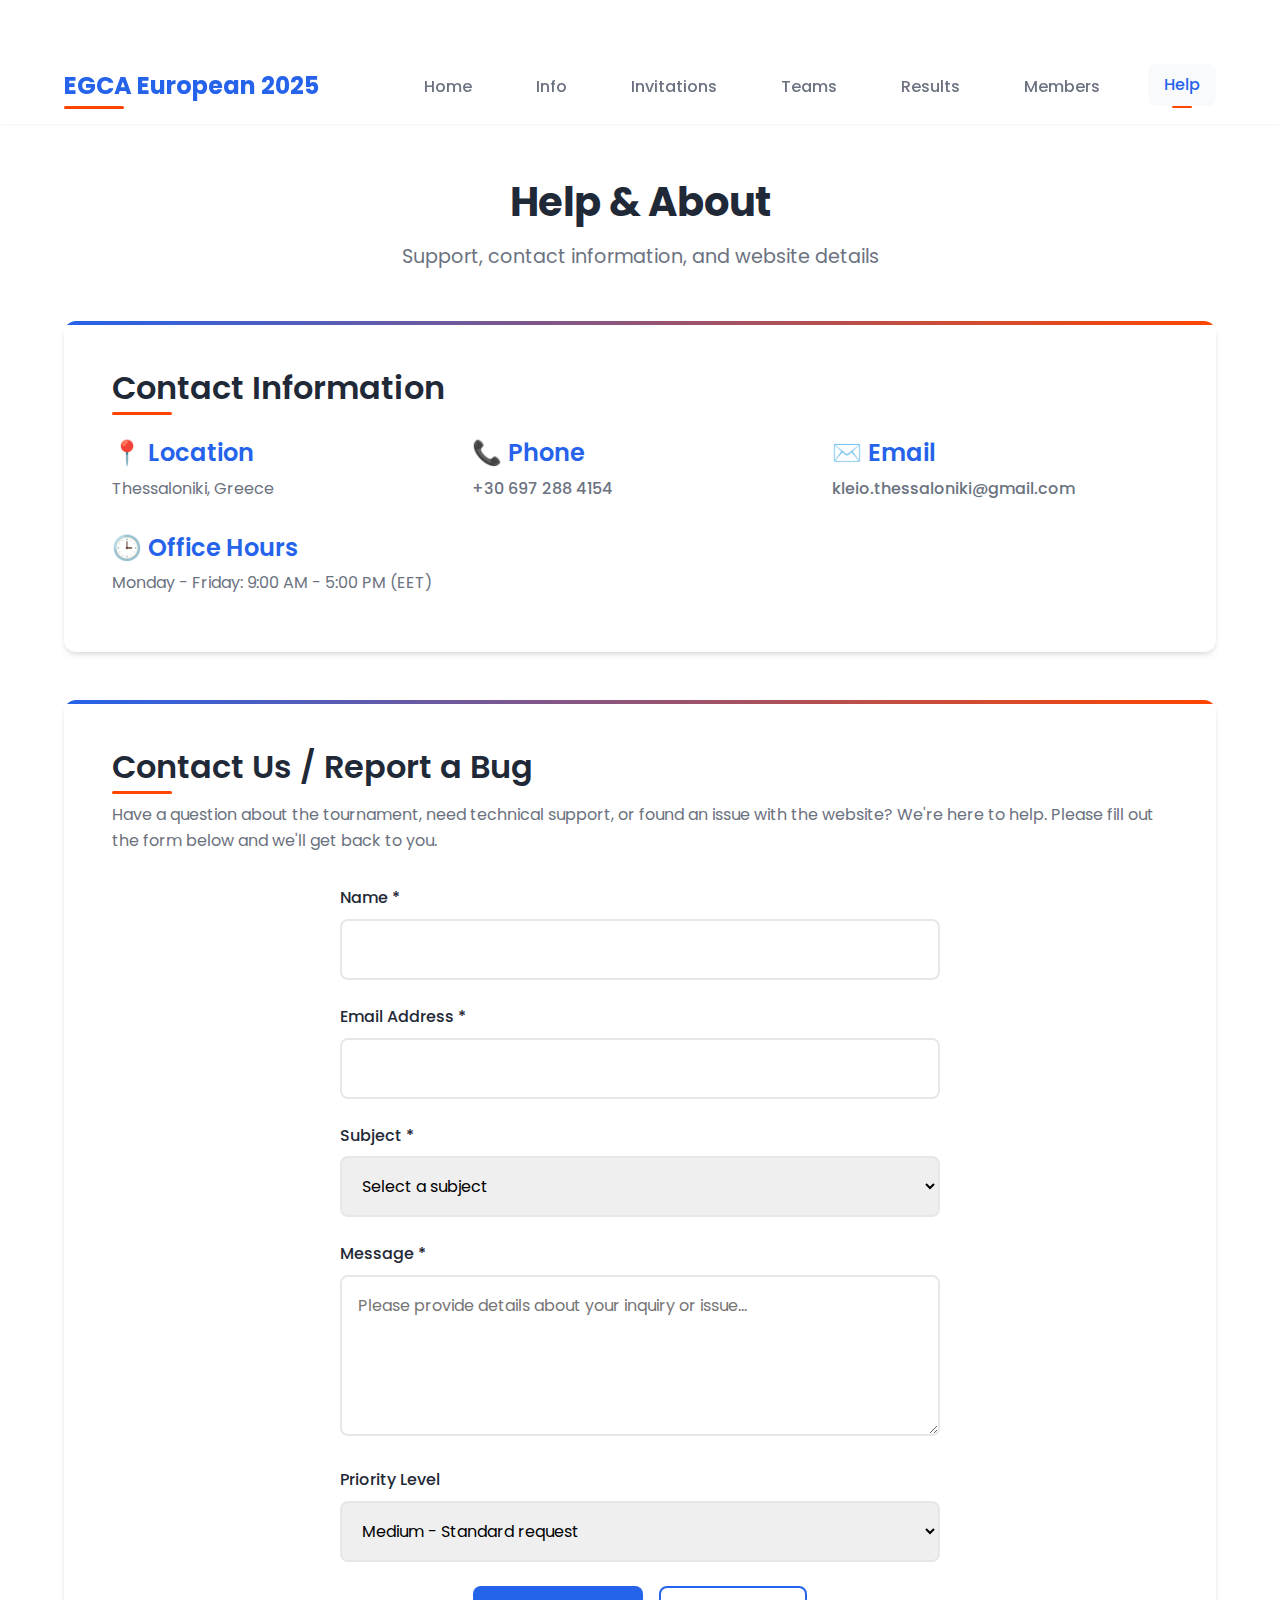
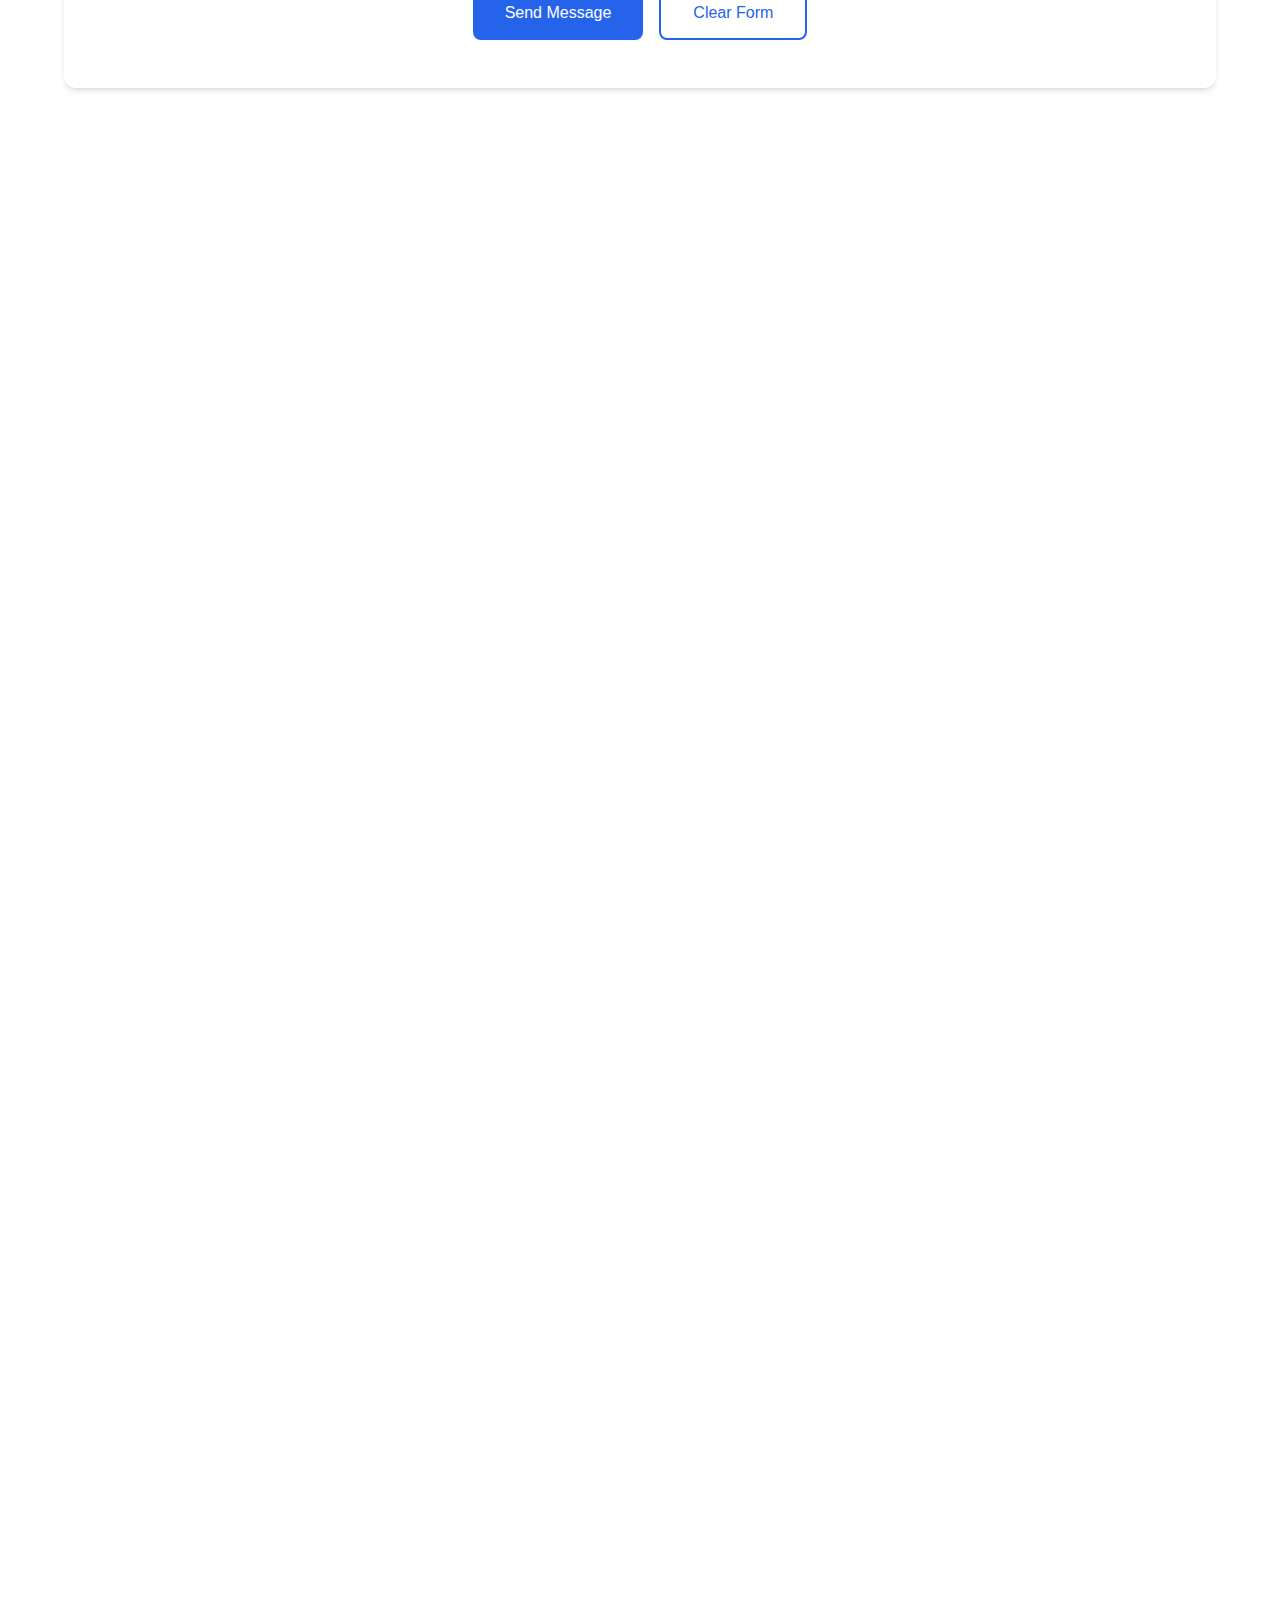
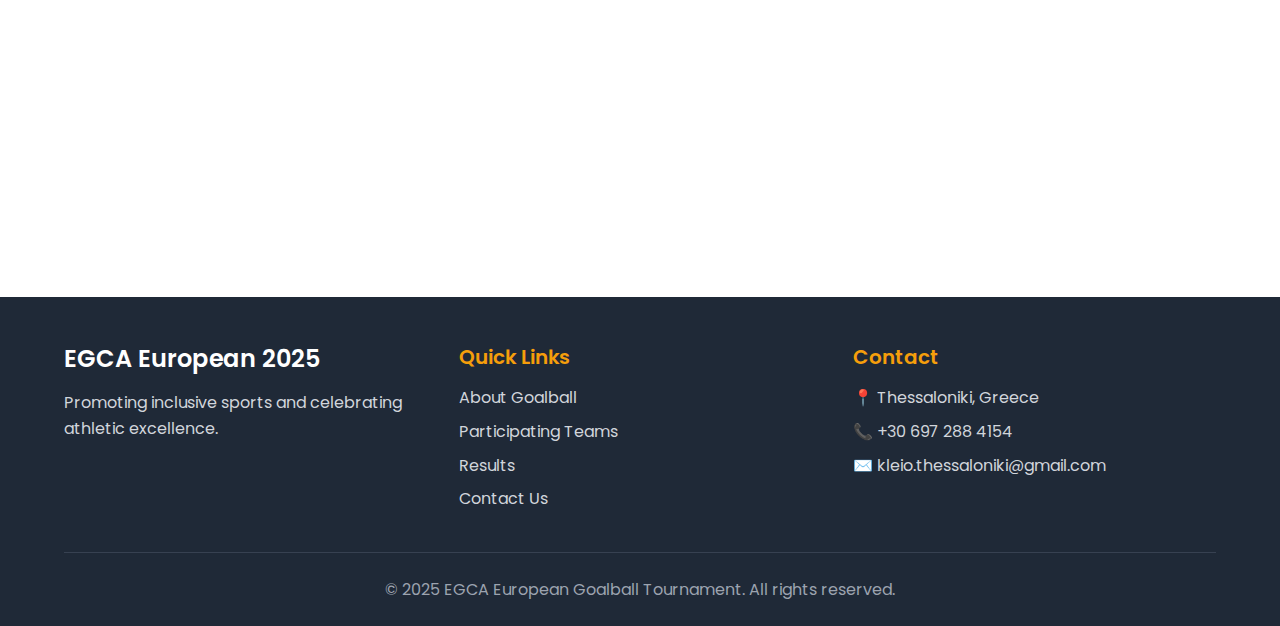
<file: help.html>
<!DOCTYPE html>
<html lang="en">
<head>
    <meta charset="UTF-8">
    <meta name="viewport" content="width=device-width, initial-scale=1.0">
    <title>Help & About - EGCA European 2025 Goalball Tournament</title>
    <link rel="preconnect" href="Screenshot 2025-06-22 150409.png">
    <link rel="preconnect" href="https://fonts.gstatic.com" crossorigin>
    <link href="https://fonts.googleapis.com/css2?family=Poppins:wght@300;400;500;600;700&display=swap" rel="stylesheet">
    <link rel="stylesheet" href="style.css">
</head>
<body>
    <!-- Navigation -->
    <nav class="navbar" role="navigation" aria-label="Main navigation">
        <div class="nav-container">
            <div class="nav-logo">
                <a href="index.html" aria-label="EGCA European 2025 Home">
                    <h2>EGCA European 2025</h2>
                </a>
            </div>
            <div class="nav-menu" id="navMenu">
                <a href="index.html" class="nav-link">Home</a>
                <a href="info.html" class="nav-link">Info</a>
                <a href="invitations.html" class="nav-link">Invitations</a>
                <a href="teams.html" class="nav-link">Teams</a>
                <a href="results.html" class="nav-link">Results</a>
                <a href="members.html" class="nav-link">Members</a>
                <a href="help.html" class="nav-link active" aria-current="page">Help</a>
            </div>
            <div class="nav-toggle" id="navToggle" aria-label="Toggle navigation menu" role="button" tabindex="0">
                <span class="bar"></span>
                <span class="bar"></span>
                <span class="bar"></span>
            </div>
        </div>
    </nav>

    <main class="page-content">
        <div class="container">
            <div class="page-header">
                <h1>Help & About</h1>
                <p class="page-subtitle">Support, contact information, and website details</p>
            </div>

            <!-- Contact Information -->
            <section class="content-section" aria-labelledby="contact-title">
                <div class="content-card">
                    <h2 id="contact-title">Contact Information</h2>
                    <div class="contact-grid">
                        <div class="contact-item">
                            <h3>📍 Location</h3>
                            <p>Thessaloniki, Greece</p>
                        </div>
                        <div class="contact-item">
                            <h3>📞 Phone</h3>
                            <p><a href="tel:+306972884154">+30 697 288 4154</a></p>
                        </div>
                        <div class="contact-item">
                            <h3>✉️ Email</h3>
                            <p><a href="mailto:kleio.thessaloniki@gmail.com">kleio.thessaloniki@gmail.com</a></p>
                        </div>
                        <div class="contact-item">
                            <h3>🕒 Office Hours</h3>
                            <p>Monday - Friday: 9:00 AM - 5:00 PM (EET)</p>
                        </div>
                    </div>
                </div>
            </section>

            <!-- Contact Form -->
            <section class="content-section" aria-labelledby="form-title">
                <div class="content-card">
                    <h2 id="form-title">Contact Us / Report a Bug</h2>
                    <p>
                        Have a question about the tournament, need technical support, or found an issue with 
                        the website? We're here to help. Please fill out the form below and we'll get back to you.
                    </p>
                    
                    <form class="contact-form" id="contactForm" novalidate>
                        <div class="form-group">
                            <label for="name">Name *</label>
                            <input type="text" id="name" name="name" required 
                                   aria-describedby="name-error" autocomplete="name">
                            <div class="error-message" id="name-error" role="alert"></div>
                        </div>

                        <div class="form-group">
                            <label for="email">Email Address *</label>
                            <input type="email" id="email" name="email" required 
                                   aria-describedby="email-error" autocomplete="email">
                            <div class="error-message" id="email-error" role="alert"></div>
                        </div>

                        <div class="form-group">
                            <label for="subject">Subject *</label>
                            <select id="subject" name="subject" required aria-describedby="subject-error">
                                <option value="">Select a subject</option>
                                <option value="tournament-info">Tournament Information</option>
                                <option value="registration">Team Registration</option>
                                <option value="technical-support">Technical Support</option>
                                <option value="website-bug">Website Bug Report</option>
                                <option value="accessibility">Accessibility Issue</option>
                                <option value="media-inquiry">Media Inquiry</option>
                                <option value="other">Other</option>
                            </select>
                            <div class="error-message" id="subject-error" role="alert"></div>
                        </div>

                        <div class="form-group">
                            <label for="message">Message *</label>
                            <textarea id="message" name="message" rows="5" required 
                                      aria-describedby="message-error" 
                                      placeholder="Please provide details about your inquiry or issue..."></textarea>
                            <div class="error-message" id="message-error" role="alert"></div>
                        </div>

                        <div class="form-group">
                            <label for="priority">Priority Level</label>
                            <select id="priority" name="priority">
                                <option value="low">Low - General inquiry</option>
                                <option value="medium" selected>Medium - Standard request</option>
                                <option value="high">High - Urgent matter</option>
                            </select>
                        </div>

                        <div class="form-actions">
                            <button type="submit" class="btn btn-primary">Send Message</button>
                            <button type="reset" class="btn btn-secondary">Clear Form</button>
                        </div>
                    </form>
                </div>
            </section>

            <!-- FAQ Section -->
            <section class="content-section" aria-labelledby="faq-title">
                <div class="content-card">
                    <h2 id="faq-title">Frequently Asked Questions</h2>
                    <div class="faq-list">
                        <div class="faq-item">
                            <h3>How can I register my team for the tournament?</h3>
                            <p>
                                Contact our registration team at kleio.thessaloniki@gmail.com for official 
                                registration forms and requirements. All participating teams must submit 
                                documentation by the deadline specified in the tournament invitation.
                            </p>
                        </div>
                        <div class="faq-item">
                            <h3>What accessibility services are provided?</h3>
                            <p>
                                We provide comprehensive accessibility services including audio guidance, 
                                mobility assistance, accessible transportation, and trained volunteers to 
                                support all participants throughout the tournament.
                            </p>
                        </div>
                        <div class="faq-item">
                            <h3>Is accommodation provided for teams?</h3>
                            <p>
                                Yes, we assist with accommodation arrangements for all participating teams. 
                                Contact our logistics coordinator for details about available options and 
                                booking procedures.
                            </p>
                        </div>
                        <div class="faq-item">
                            <h3>How can I volunteer for the tournament?</h3>
                            <p>
                                We welcome volunteers! Contact volunteers@egca2025.com to learn about 
                                available opportunities. All volunteers receive training and support 
                                throughout the event.
                            </p>
                        </div>
                    </div>
                </div>
            </section>

            <!-- Website Information -->
            <section class="content-section" aria-labelledby="website-title">
                <div class="content-card">
                    <h2 id="website-title">About This Website</h2>
                    <div class="website-info">
                        <h3>🌐 Accessibility Commitment</h3>
                        <p>
                            This website is designed with accessibility in mind, following WCAG 2.1 guidelines 
                            to ensure it's usable by everyone, including visitors with visual impairments. 
                            We use semantic HTML, proper ARIA labels, high contrast ratios, and keyboard 
                            navigation support.
                        </p>

                        <h3>🛠️ Technical Information</h3>
                        <ul>
                            <li>Built with HTML5, CSS3, and vanilla JavaScript</li>
                            <li>Responsive design for all devices</li>
                            <li>Optimized for screen readers</li>
                            <li>Fast loading and lightweight</li>
                            <li>Works offline after initial load</li>
                        </ul>

                        <h3>🔧 Browser Support</h3>
                        <p>
                            This website works best with modern browsers including Chrome, Firefox, Safari, 
                            and Edge. For the best experience, please ensure your browser is up to date.
                        </p>

                        <h3>📱 Mobile Experience</h3>
                        <p>
                            The website is fully responsive and optimized for mobile devices. All features 
                            are accessible on smartphones and tablets with touch-friendly interfaces.
                        </p>
                    </div>
                </div>
            </section>

            <!-- Success Message -->
            <div class="success-message" id="successMessage" role="alert" aria-live="polite">
                <h3>✅ Message Sent Successfully!</h3>
                <p>Thank you for contacting us. We'll get back to you as soon as possible.</p>
            </div>
        </div>
    </main>

    <!-- Footer -->
    <footer class="footer">
        <div class="container">
            <div class="footer-content">
                <div class="footer-section">
                    <h3>EGCA European 2025</h3>
                    <p>Promoting inclusive sports and celebrating athletic excellence.</p>
                </div>
                <div class="footer-section">
                    <h4>Quick Links</h4>
                    <ul>
                        <li><a href="info.html">About Goalball</a></li>
                        <li><a href="teams.html">Participating Teams</a></li>
                        <li><a href="results.html">Results</a></li>
                        <li><a href="help.html">Contact Us</a></li>
                    </ul>
                </div>
                <div class="footer-section">
                    <h4>Contact</h4>
                    <p>📍 Thessaloniki, Greece</p>
                    <p>📞 +30 697 288 4154</p>
                    <p>✉️ kleio.thessaloniki@gmail.com</p>
                </div>
            </div>
            <div class="footer-bottom">
                <p>&copy; 2025 EGCA European Goalball Tournament. All rights reserved.</p>
            </div>
        </div>
    </footer>

    <!-- Scroll to Top Button -->
    <button class="scroll-top" id="scrollTop" aria-label="Scroll to top">
        <span>↑</span>
    </button>

    <script src="scripts.js"></script>
</body>
</html>
</file>
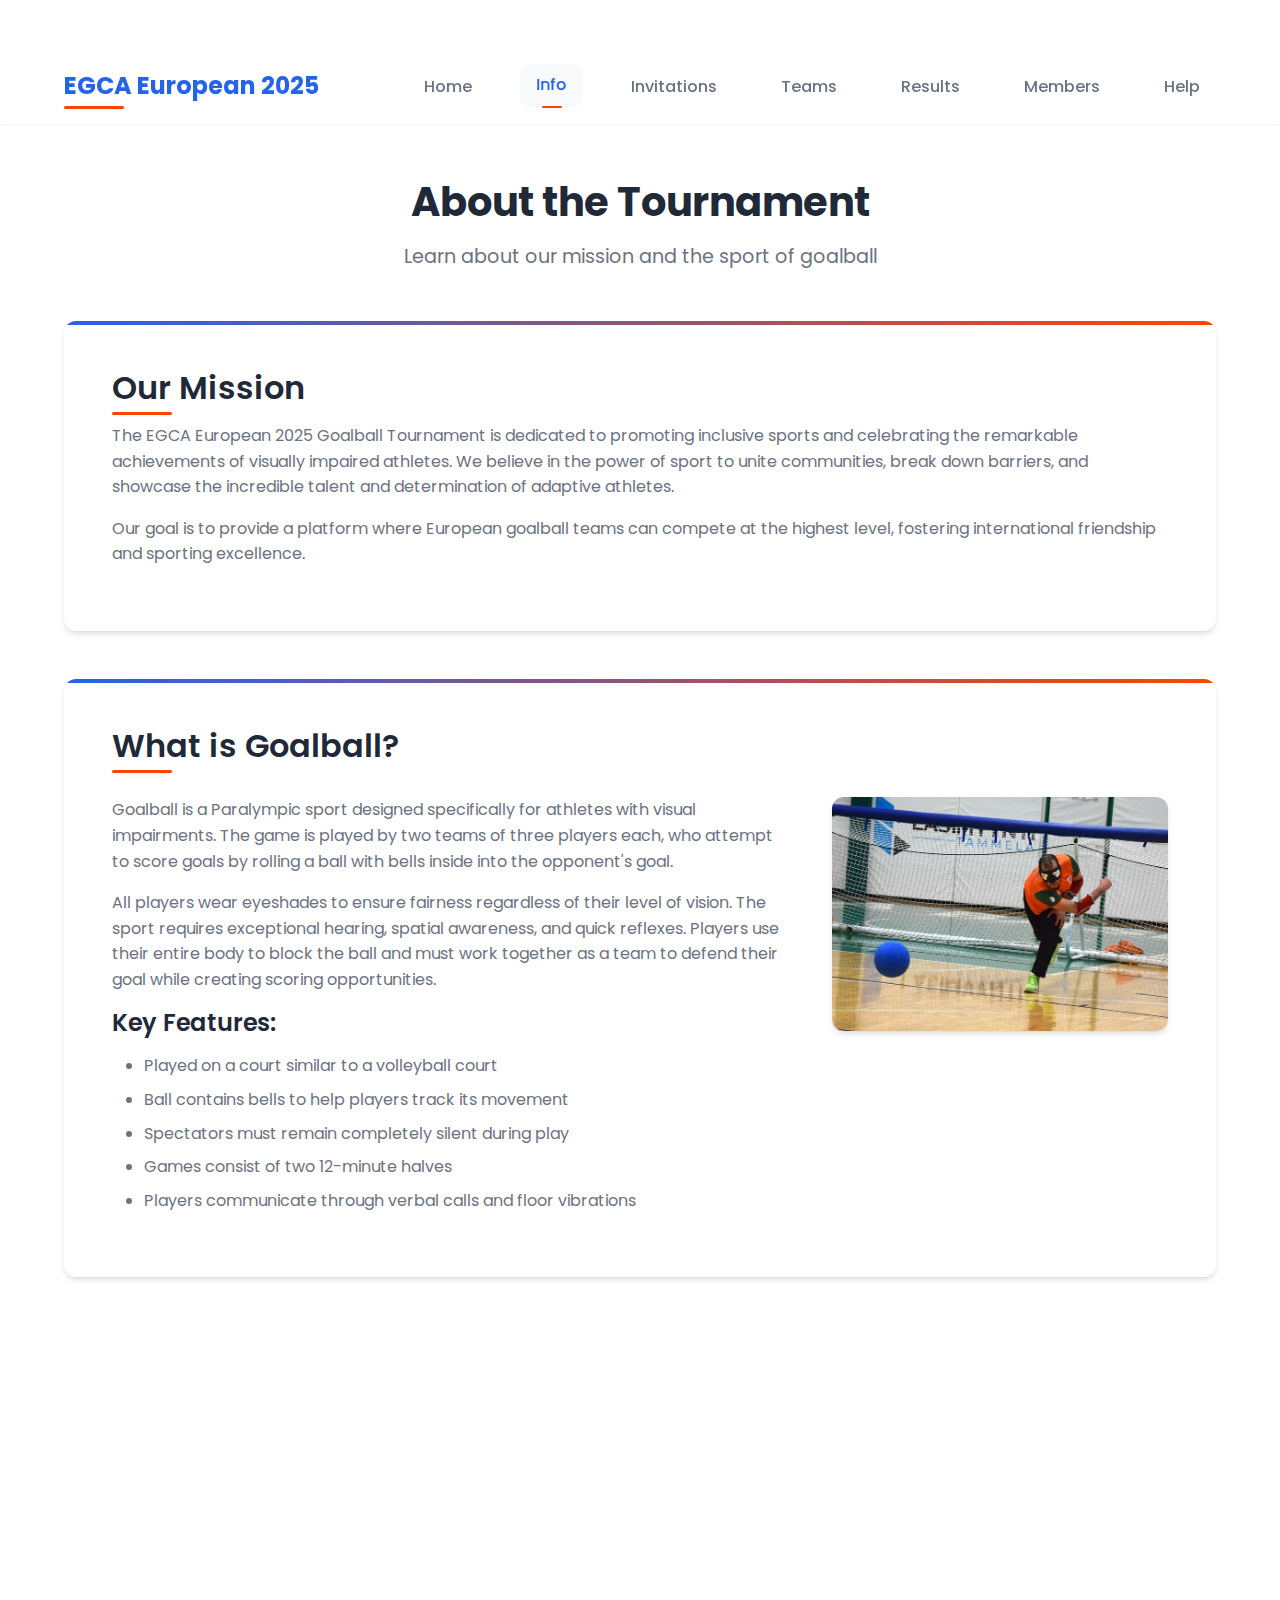
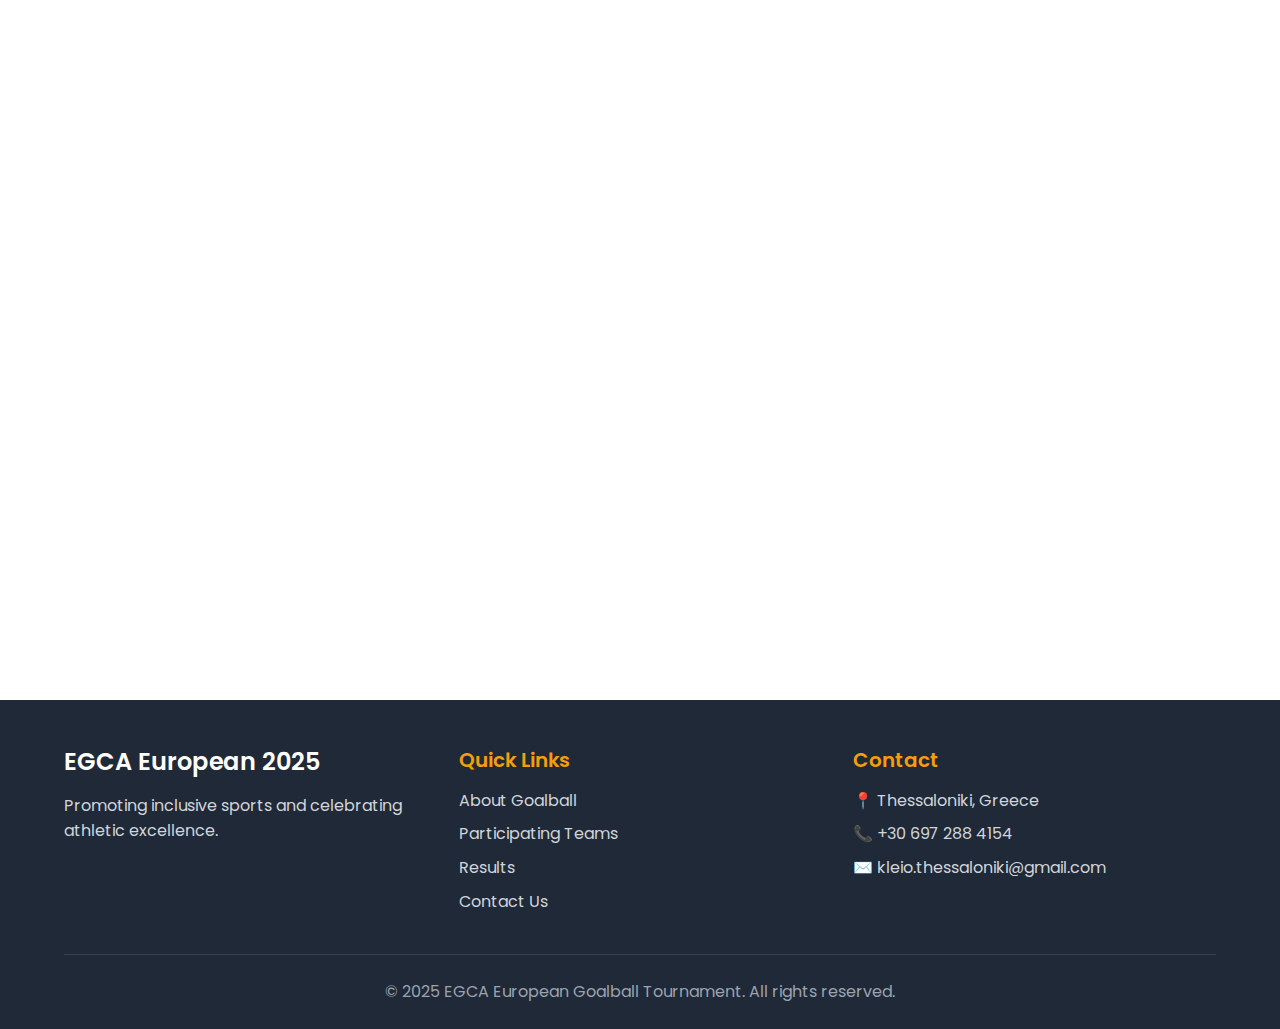
<file: info.html>
<!DOCTYPE html>
<html lang="en">
<head>
    <meta charset="UTF-8">
    <meta name="viewport" content="width=device-width, initial-scale=1.0">
    <title>Info - EGCA European 2025 Goalball Tournament</title>
    <link rel="preconnect" href="Screenshot 2025-06-22 150409.png">
    <link rel="preconnect" href="https://fonts.gstatic.com" crossorigin>
    <link href="https://fonts.googleapis.com/css2?family=Poppins:wght@300;400;500;600;700&display=swap" rel="stylesheet">
    <link rel="stylesheet" href="style.css">
</head>
<body>
    <!-- Navigation -->
    <nav class="navbar" role="navigation" aria-label="Main navigation">
        <div class="nav-container">
            <div class="nav-logo">
                <a href="index.html" aria-label="EGCA European 2025 Home">
                    <h2>EGCA European 2025</h2>
                </a>
            </div>
            <div class="nav-menu" id="navMenu">
                <a href="index.html" class="nav-link">Home</a>
                <a href="info.html" class="nav-link active" aria-current="page">Info</a>
                <a href="invitations.html" class="nav-link">Invitations</a>
                <a href="teams.html" class="nav-link">Teams</a>
                <a href="results.html" class="nav-link">Results</a>
                <a href="members.html" class="nav-link">Members</a>
                <a href="help.html" class="nav-link">Help</a>
            </div>
            <div class="nav-toggle" id="navToggle" aria-label="Toggle navigation menu" role="button" tabindex="0">
                <span class="bar"></span>
                <span class="bar"></span>
                <span class="bar"></span>
            </div>
        </div>
    </nav>

    <main class="page-content">
        <div class="container">
            <div class="page-header">
                <h1>About the Tournament</h1>
                <p class="page-subtitle">Learn about our mission and the sport of goalball</p>
            </div>

            <!-- Mission Statement -->
            <section class="content-section" aria-labelledby="mission-title">
                <div class="content-card">
                    <h2 id="mission-title">Our Mission</h2>
                    <p>
                        The EGCA European 2025 Goalball Tournament is dedicated to promoting inclusive sports 
                        and celebrating the remarkable achievements of visually impaired athletes. We believe 
                        in the power of sport to unite communities, break down barriers, and showcase the 
                        incredible talent and determination of adaptive athletes.
                    </p>
                    <p>
                        Our goal is to provide a platform where European goalball teams can compete at the 
                        highest level, fostering international friendship and sporting excellence.
                    </p>
                </div>
            </section>

            <!-- About Goalball -->
            <section class="content-section" aria-labelledby="goalball-title">
                <div class="content-card">
                    <h2 id="goalball-title">What is Goalball?</h2>
                    <div class="goalball-content">
                        <div class="goalball-text">
                            <p>
                                Goalball is a Paralympic sport designed specifically for athletes with visual impairments. 
                                The game is played by two teams of three players each, who attempt to score goals by 
                                rolling a ball with bells inside into the opponent's goal.
                            </p>
                            <p>
                                All players wear eyeshades to ensure fairness regardless of their level of vision. 
                                The sport requires exceptional hearing, spatial awareness, and quick reflexes. 
                                Players use their entire body to block the ball and must work together as a team 
                                to defend their goal while creating scoring opportunities.
                            </p>
                            <h3>Key Features:</h3>
                            <ul>
                                <li>Played on a court similar to a volleyball court</li>
                                <li>Ball contains bells to help players track its movement</li>
                                <li>Spectators must remain completely silent during play</li>
                                <li>Games consist of two 12-minute halves</li>
                                <li>Players communicate through verbal calls and floor vibrations</li>
                            </ul>
                        </div>
                        <div class="goalball-image">
                            <img src="Screenshot 2025-06-22 165433.png" 
                                 alt="Goalball players in defensive positions on court" 
                                 class="info-img">
                        </div>
                    </div>
                </div>
            </section>

            <!-- Inclusivity Statement -->
            <section class="content-section" aria-labelledby="inclusivity-title">
                <div class="content-card">
                    <h2 id="inclusivity-title">Commitment to Inclusivity</h2>
                    <p>
                        We are committed to creating an inclusive environment where all athletes, regardless 
                        of their level of visual impairment, can compete on equal terms. Our tournament 
                        provides comprehensive support services including:
                    </p>
                    <div class="support-grid">
                        <div class="support-item">
                            <h3>🎯 Audio Guidance</h3>
                            <p>Professional audio descriptions and guidance systems</p>
                        </div>
                        <div class="support-item">
                            <h3>🤝 Volunteer Support</h3>
                            <p>Trained volunteers to assist with navigation and logistics</p>
                        </div>
                        <div class="support-item">
                            <h3>♿ Accessibility</h3>
                            <p>Fully accessible venues and facilities</p>
                        </div>
                        <div class="support-item">
                            <h3>🏆 Fair Play</h3>
                            <p>Strict adherence to international goalball regulations</p>
                        </div>
                    </div>
                </div>
            </section>

            <!-- Contact Information -->
            <section class="content-section" aria-labelledby="contact-title">
                <div class="content-card">
                    <h2 id="contact-title">Get in Touch</h2>
                    <div class="contact-info">
                        <div class="contact-item">
                            <h3>📍 Location</h3>
                            <p>Thessaloniki, Greece</p>
                        </div>
                        <div class="contact-item">
                            <h3>📞 Phone</h3>
                            <p><a href="tel:+306972884154">+30 697 288 4154</a></p>
                        </div>
                        <div class="contact-item">
                            <h3>✉️ Email</h3>
                            <p><a href="mailto:kleio.thessaloniki@gmail.com">kleio.thessaloniki@gmail.com</a></p>
                        </div>
                    </div>
                </div>
            </section>
        </div>
    </main>

    <!-- Footer -->
    <footer class="footer">
        <div class="container">
            <div class="footer-content">
                <div class="footer-section">
                    <h3>EGCA European 2025</h3>
                    <p>Promoting inclusive sports and celebrating athletic excellence.</p>
                </div>
                <div class="footer-section">
                    <h4>Quick Links</h4>
                    <ul>
                        <li><a href="info.html">About Goalball</a></li>
                        <li><a href="teams.html">Participating Teams</a></li>
                        <li><a href="results.html">Results</a></li>
                        <li><a href="help.html">Contact Us</a></li>
                    </ul>
                </div>
                <div class="footer-section">
                    <h4>Contact</h4>
                    <p>📍 Thessaloniki, Greece</p>
                    <p>📞 +30 697 288 4154</p>
                    <p>✉️ kleio.thessaloniki@gmail.com</p>
                </div>
            </div>
            <div class="footer-bottom">
                <p>&copy; 2025 EGCA European Goalball Tournament. All rights reserved.</p>
            </div>
        </div>
    </footer>

    <!-- Scroll to Top Button -->
    <button class="scroll-top" id="scrollTop" aria-label="Scroll to top">
        <span>↑</span>
    </button>

    <script src="scripts.js"></script>
</body>
</html>
</file>
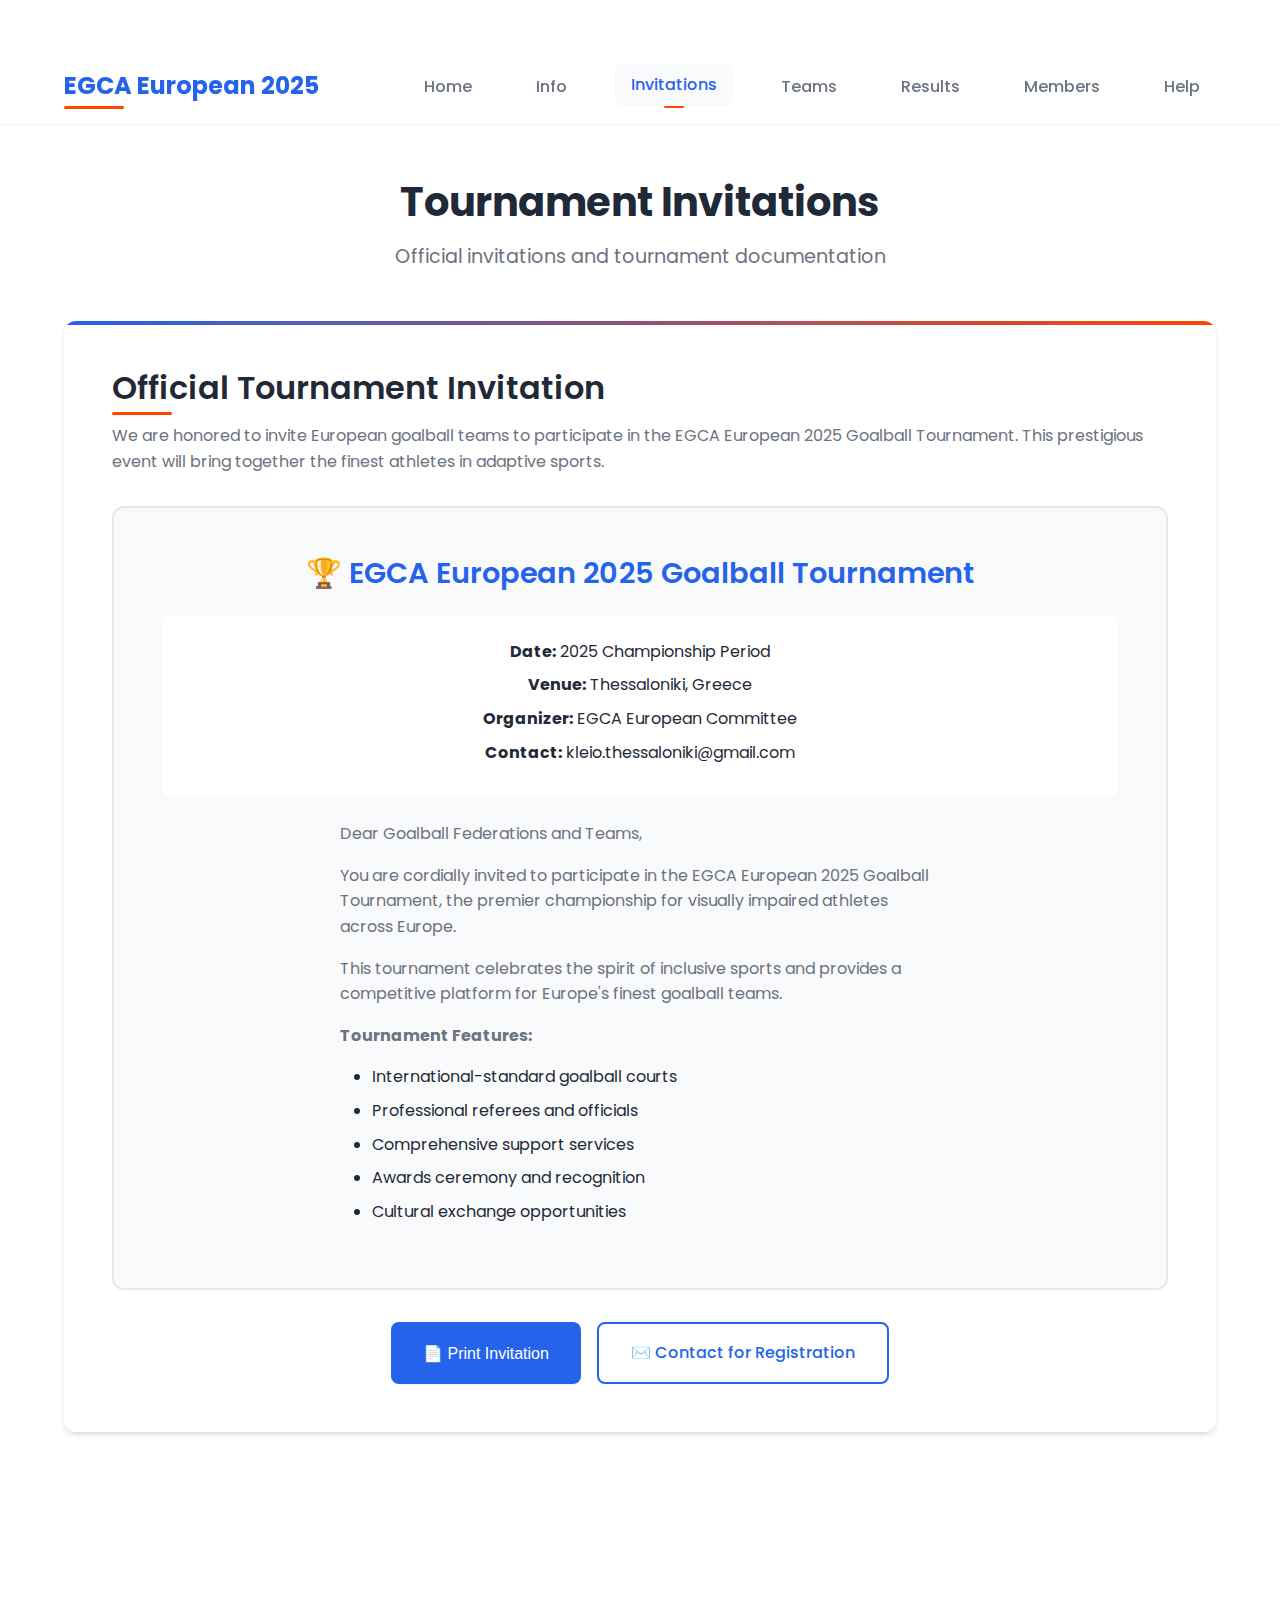
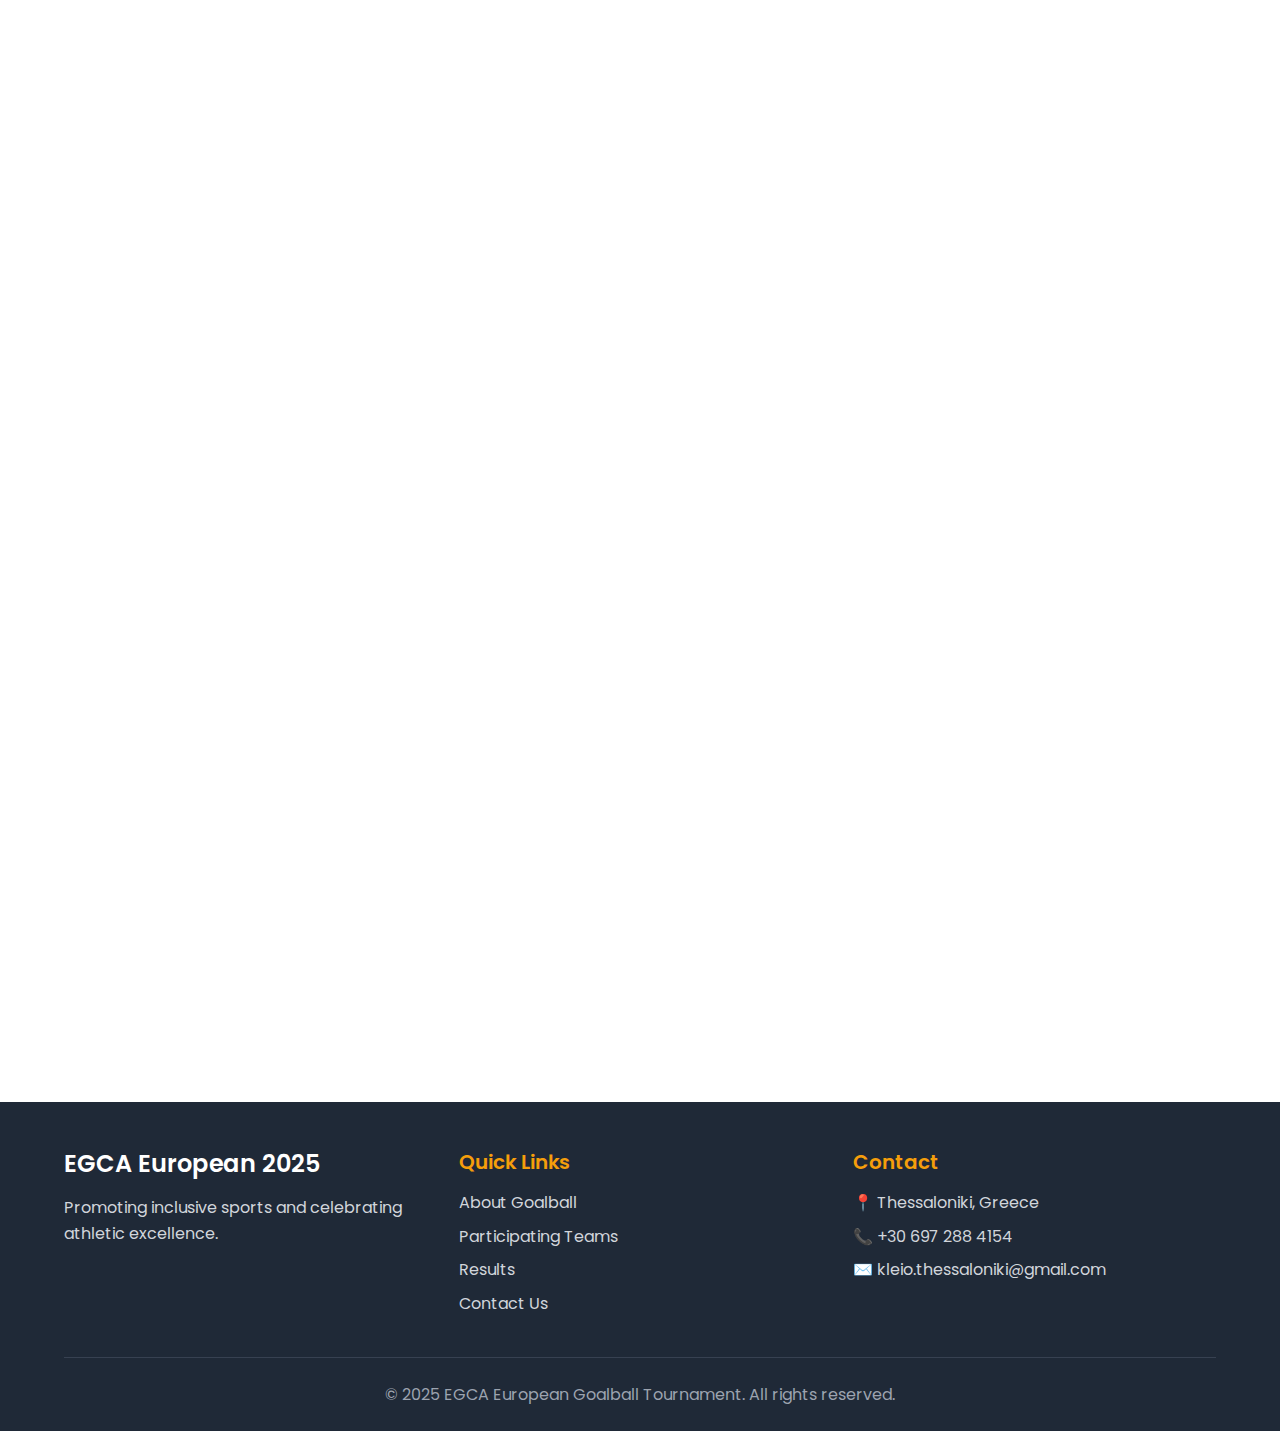
<file: invitations.html>
<!DOCTYPE html>
<html lang="en">
<head>
    <meta charset="UTF-8">
    <meta name="viewport" content="width=device-width, initial-scale=1.0">
    <title>Invitations - EGCA European 2025 Goalball Tournament</title>
    <link rel="preconnect" href="Screenshot 2025-06-22 150409.png">
    <link rel="preconnect" href="https://fonts.gstatic.com" crossorigin>
    <link href="https://fonts.googleapis.com/css2?family=Poppins:wght@300;400;500;600;700&display=swap" rel="stylesheet">
    <link rel="stylesheet" href="style.css">
</head>
<body>
    <!-- Navigation -->
    <nav class="navbar" role="navigation" aria-label="Main navigation">
        <div class="nav-container">
            <div class="nav-logo">
                <a href="index.html" aria-label="EGCA European 2025 Home">
                    <h2>EGCA European 2025</h2>
                </a>
            </div>
            <div class="nav-menu" id="navMenu">
                <a href="index.html" class="nav-link">Home</a>
                <a href="info.html" class="nav-link">Info</a>
                <a href="invitations.html" class="nav-link active" aria-current="page">Invitations</a>
                <a href="teams.html" class="nav-link">Teams</a>
                <a href="results.html" class="nav-link">Results</a>
                <a href="members.html" class="nav-link">Members</a>
                <a href="help.html" class="nav-link">Help</a>
            </div>
            <div class="nav-toggle" id="navToggle" aria-label="Toggle navigation menu" role="button" tabindex="0">
                <span class="bar"></span>
                <span class="bar"></span>
                <span class="bar"></span>
            </div>
        </div>
    </nav>

    <main class="page-content">
        <div class="container">
            <div class="page-header">
                <h1>Tournament Invitations</h1>
                <p class="page-subtitle">Official invitations and tournament documentation</p>
            </div>

            <!-- Invitation Display -->
            <section class="content-section" aria-labelledby="invitation-title">
                <div class="content-card">
                    <h2 id="invitation-title">Official Tournament Invitation</h2>
                    <p>
                        We are honored to invite European goalball teams to participate in the 
                        EGCA European 2025 Goalball Tournament. This prestigious event will bring 
                        together the finest athletes in adaptive sports.
                    </p>
                    
                    <div class="invitation-display">
                        <div class="invitation-placeholder">
                            <div class="invitation-content">
                                <h3>🏆 EGCA European 2025 Goalball Tournament</h3>
                                <div class="invitation-details">
                                    <p><strong>Date:</strong> 2025 Championship Period</p>
                                    <p><strong>Venue:</strong> Thessaloniki, Greece</p>
                                    <p><strong>Organizer:</strong> EGCA European Committee</p>
                                    <p><strong>Contact:</strong> kleio.thessaloniki@gmail.com</p>
                                </div>
                                <div class="invitation-text">
                                    <p>
                                        Dear Goalball Federations and Teams,
                                    </p>
                                    <p>
                                        You are cordially invited to participate in the EGCA European 2025 
                                        Goalball Tournament, the premier championship for visually impaired 
                                        athletes across Europe.
                                    </p>
                                    <p>
                                        This tournament celebrates the spirit of inclusive sports and provides 
                                        a competitive platform for Europe's finest goalball teams.
                                    </p>
                                    <p>
                                        <strong>Tournament Features:</strong>
                                    </p>
                                    <ul>
                                        <li>International-standard goalball courts</li>
                                        <li>Professional referees and officials</li>
                                        <li>Comprehensive support services</li>
                                        <li>Awards ceremony and recognition</li>
                                        <li>Cultural exchange opportunities</li>
                                    </ul>
                                </div>
                            </div>
                        </div>
                    </div>

                    <div class="invitation-actions">
                        <button class="btn btn-primary" onclick="window.print()" aria-label="Print invitation">
                            📄 Print Invitation
                        </button>
                        <a href="mailto:kleio.thessaloniki@gmail.com?subject=Tournament Registration Inquiry" 
                           class="btn btn-secondary">
                            ✉️ Contact for Registration
                        </a>
                    </div>
                </div>
            </section>

            <!-- Registration Information -->
            <section class="content-section" aria-labelledby="registration-title">
                <div class="content-card">
                    <h2 id="registration-title">Registration Information</h2>
                    <div class="registration-grid">
                        <div class="reg-item">
                            <h3>📋 Required Documents</h3>
                            <ul>
                                <li>Team registration form</li>
                                <li>Player eligibility certificates</li>
                                <li>Medical clearances</li>
                                <li>Insurance documentation</li>
                            </ul>
                        </div>
                        <div class="reg-item">
                            <h3>📅 Important Dates</h3>
                            <ul>
                                <li>Registration deadline: TBA</li>
                                <li>Document submission: TBA</li>
                                <li>Tournament dates: 2025</li>
                                <li>Awards ceremony: Final day</li>
                            </ul>
                        </div>
                        <div class="reg-item">
                            <h3>💰 Participation</h3>
                            <ul>
                                <li>Registration fee: Contact organizers</li>
                                <li>Accommodation assistance available</li>
                                <li>Local transportation provided</li>
                                <li>Meals during tournament</li>
                            </ul>
                        </div>
                        <div class="reg-item">
                            <h3>🏅 Awards</h3>
                            <ul>
                                <li>Gold, Silver, Bronze medals</li>
                                <li>Individual recognition awards</li>
                                <li>Fair play awards</li>
                                <li>Participation certificates</li>
                            </ul>
                        </div>
                    </div>
                </div>
            </section>

            <!-- Contact for Registration -->
            <section class="content-section" aria-labelledby="contact-registration-title">
                <div class="content-card">
                    <h2 id="contact-registration-title">Registration Contact</h2>
                    <p>
                        For registration inquiries, documentation, or any questions about the tournament, 
                        please contact our organizing committee.
                    </p>
                    <div class="contact-highlight">
                        <div class="contact-info">
                            <div class="contact-item">
                                <h3>📞 Phone</h3>
                                <p><a href="tel:+306972884154">+30 697 288 4154</a></p>
                            </div>
                            <div class="contact-item">
                                <h3>✉️ Email</h3>
                                <p><a href="mailto:kleio.thessaloniki@gmail.com">kleio.thessaloniki@gmail.com</a></p>
                            </div>
                            <div class="contact-item">
                                <h3>📍 Location</h3>
                                <p>Thessaloniki, Greece</p>
                            </div>
                        </div>
                    </div>
                </div>
            </section>
        </div>
    </main>

    <!-- Footer -->
    <footer class="footer">
        <div class="container">
            <div class="footer-content">
                <div class="footer-section">
                    <h3>EGCA European 2025</h3>
                    <p>Promoting inclusive sports and celebrating athletic excellence.</p>
                </div>
                <div class="footer-section">
                    <h4>Quick Links</h4>
                    <ul>
                        <li><a href="info.html">About Goalball</a></li>
                        <li><a href="teams.html">Participating Teams</a></li>
                        <li><a href="results.html">Results</a></li>
                        <li><a href="help.html">Contact Us</a></li>
                    </ul>
                </div>
                <div class="footer-section">
                    <h4>Contact</h4>
                    <p>📍 Thessaloniki, Greece</p>
                    <p>📞 +30 697 288 4154</p>
                    <p>✉️ kleio.thessaloniki@gmail.com</p>
                </div>
            </div>
            <div class="footer-bottom">
                <p>&copy; 2025 EGCA European Goalball Tournament. All rights reserved.</p>
            </div>
        </div>
    </footer>

    <!-- Scroll to Top Button -->
    <button class="scroll-top" id="scrollTop" aria-label="Scroll to top">
        <span>↑</span>
    </button>

    <script src="scripts.js"></script>
</body>
</html>
</file>
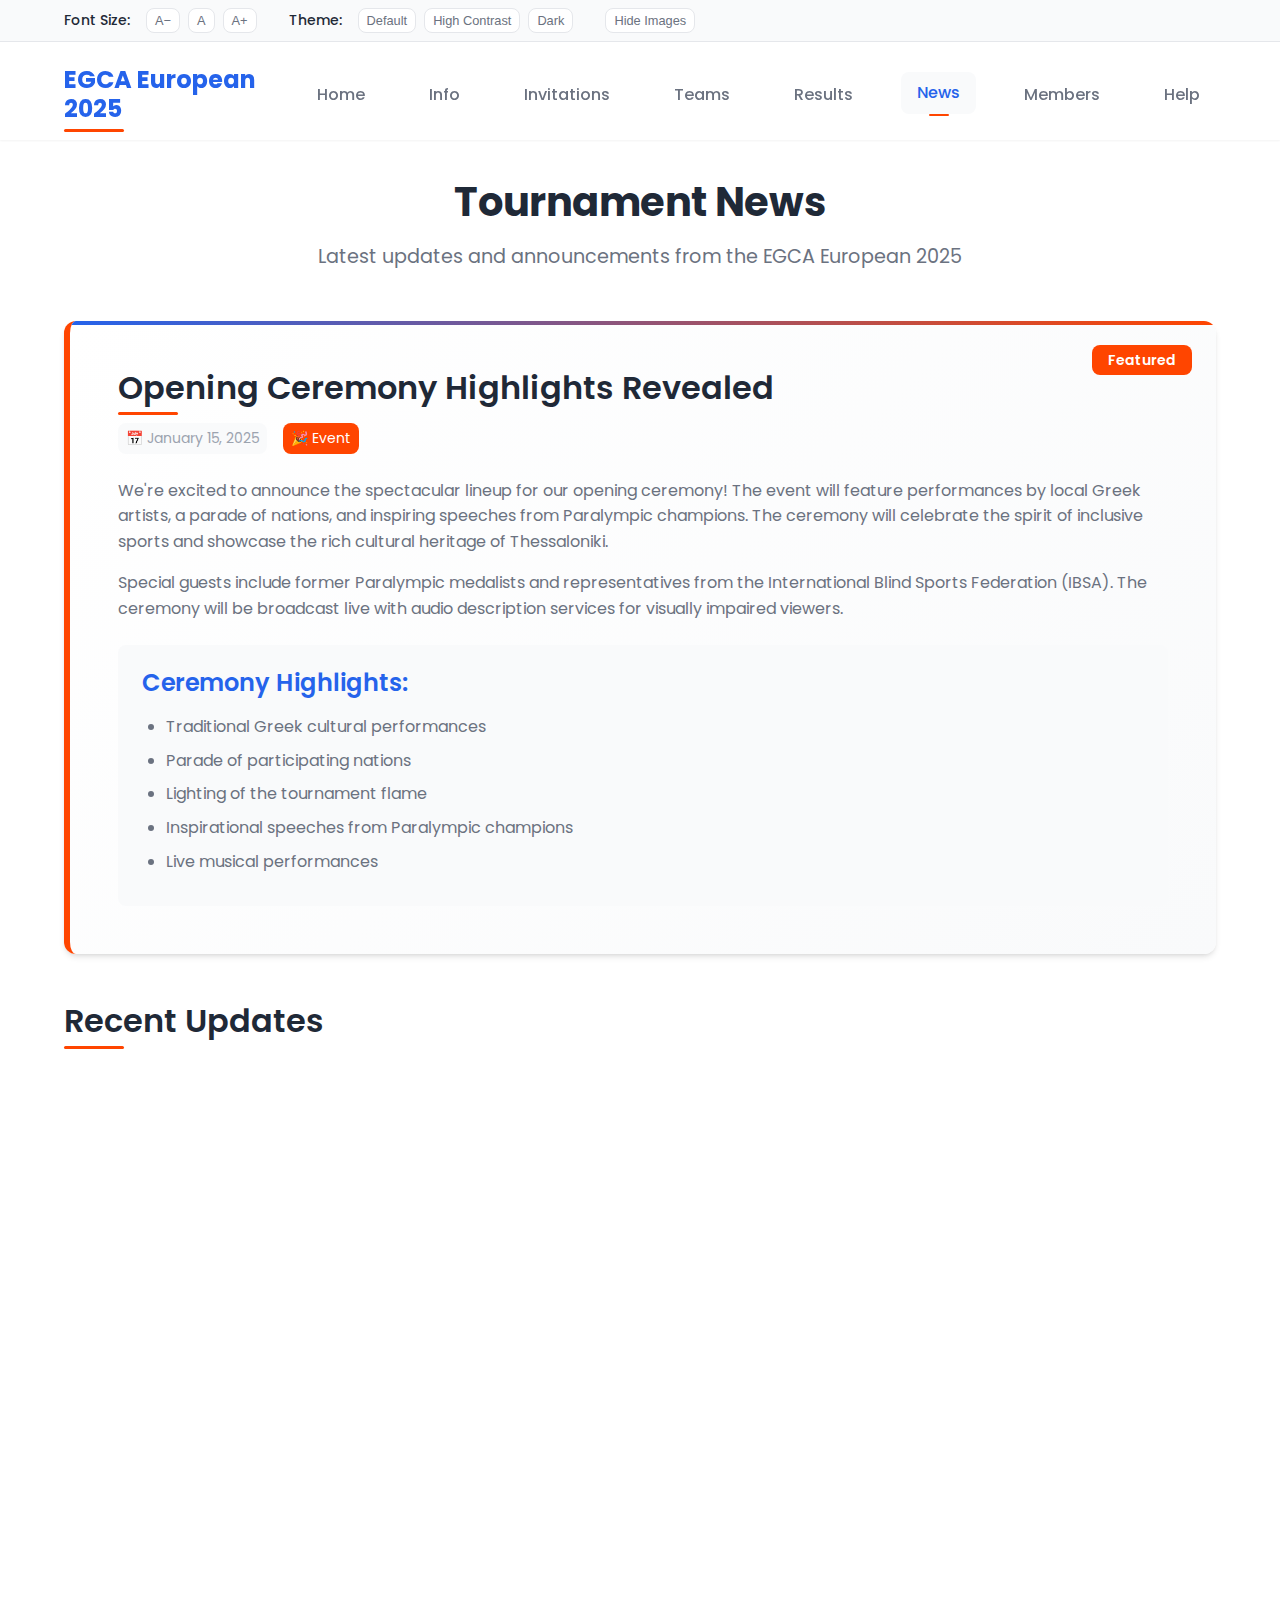
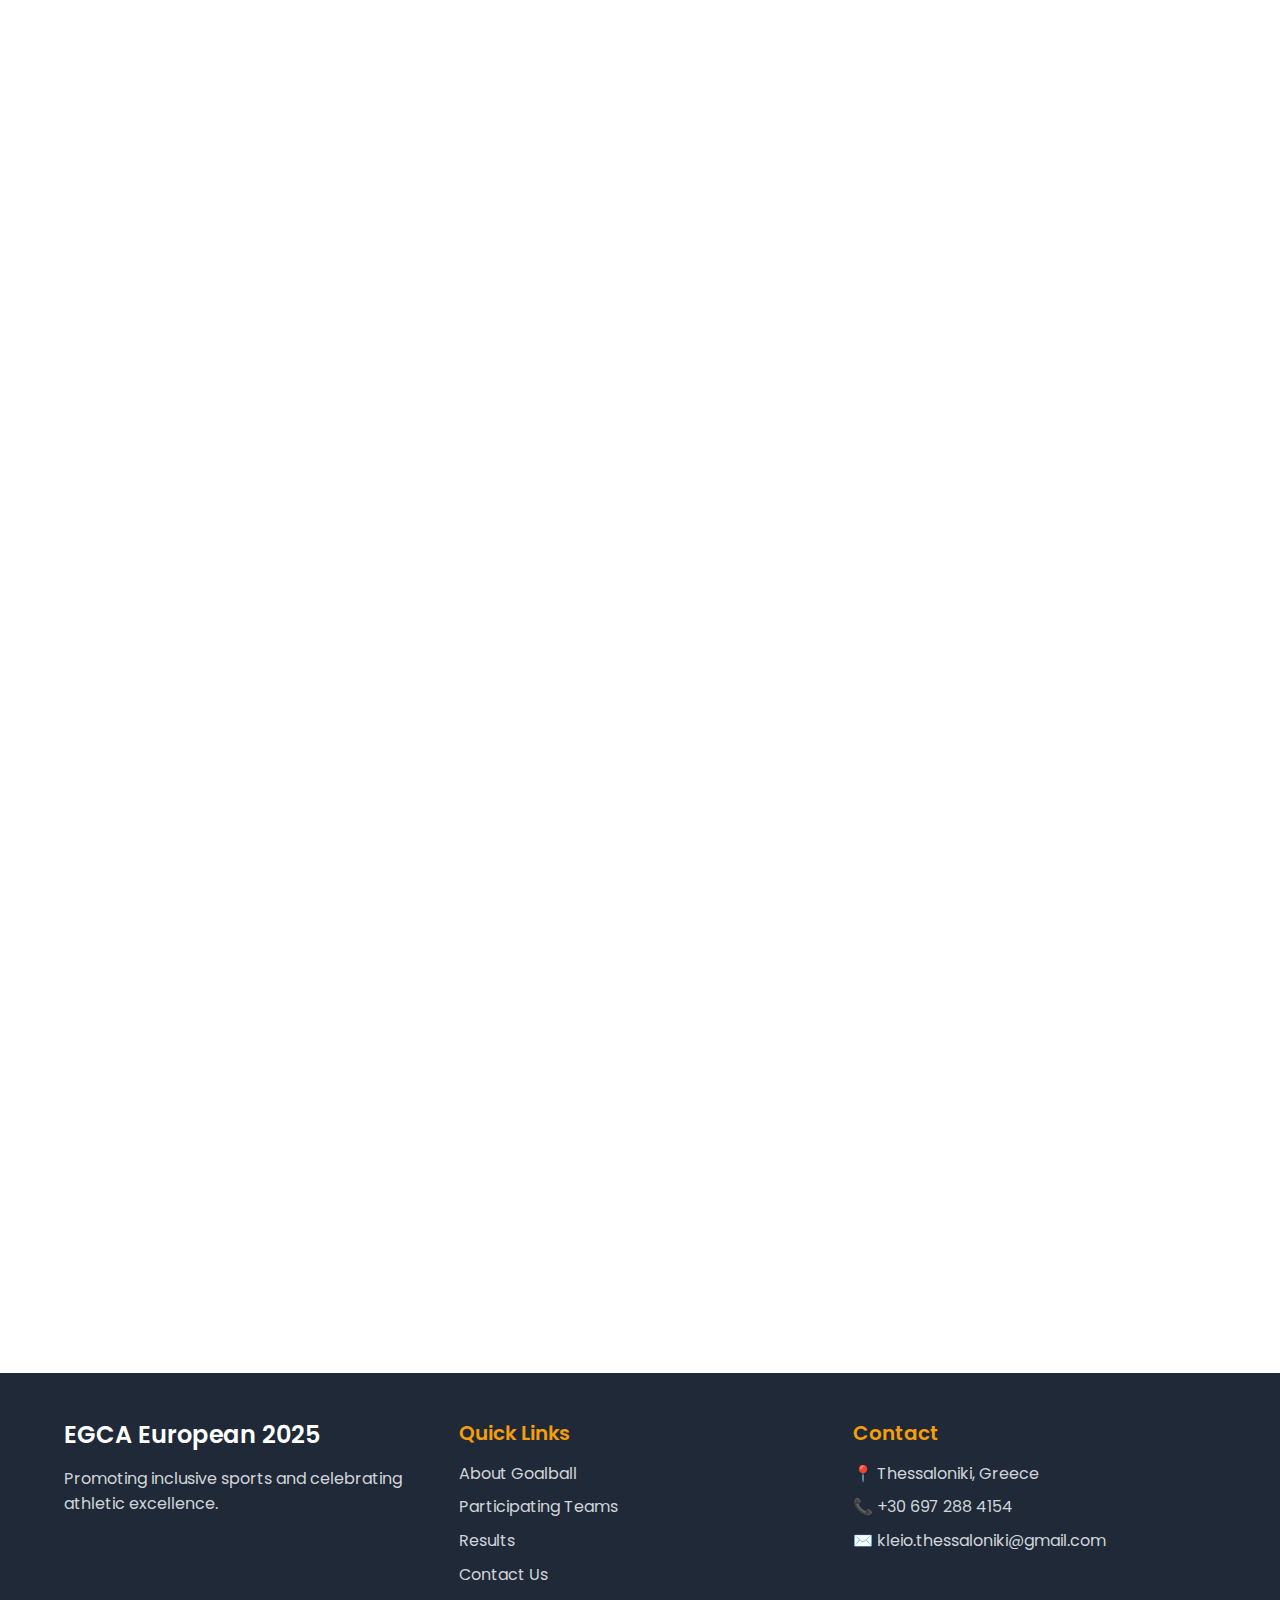
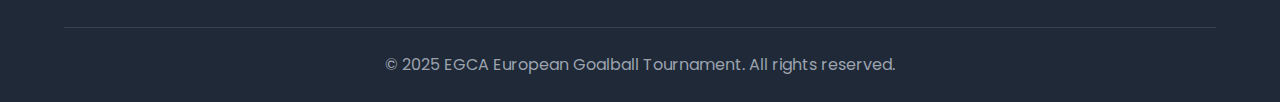
<file: news.html>
<!DOCTYPE html>
<html lang="en">
<head>
    <meta charset="UTF-8">
    <meta name="viewport" content="width=device-width, initial-scale=1.0">
    <title>News - EGCA European 2025 Goalball Tournament</title>
    <link rel="preconnect" href="Screenshot 2025-06-22 150409.png">
    <link rel="preconnect" href="https://fonts.gstatic.com" crossorigin>
    <link href="https://fonts.googleapis.com/css2?family=Poppins:wght@300;400;500;600;700&display=swap" rel="stylesheet">
    <link rel="stylesheet" href="style.css">
</head>
<body>
    <!-- Accessibility Toolbar -->
    <div class="accessibility-toolbar" id="accessibilityToolbar">
        <div class="container">
            <div class="accessibility-controls">
                <div class="font-controls">
                    <span class="control-label">Font Size:</span>
                    <button class="accessibility-btn" id="decreaseFont" aria-label="Decrease font size">A−</button>
                    <button class="accessibility-btn" id="normalFont" aria-label="Normal font size">A</button>
                    <button class="accessibility-btn" id="increaseFont" aria-label="Increase font size">A+</button>
                </div>
                <div class="theme-controls">
                    <span class="control-label">Theme:</span>
                    <button class="accessibility-btn" id="defaultTheme" aria-label="Default theme">Default</button>
                    <button class="accessibility-btn" id="highContrastTheme" aria-label="High contrast theme">High Contrast</button>
                    <button class="accessibility-btn" id="darkTheme" aria-label="Dark theme">Dark</button>
                </div>
                <div class="display-controls">
                    <button class="accessibility-btn" id="toggleImages" aria-label="Toggle images">
                        <span id="imageToggleText">Hide Images</span>
                    </button>
                </div>
            </div>
        </div>
    </div>

    <!-- Navigation -->
    <nav class="navbar" role="navigation" aria-label="Main navigation">
        <div class="nav-container">
            <div class="nav-logo">
                <a href="index.html" aria-label="EGCA European 2025 Home">
                    <h2>EGCA European 2025</h2>
                </a>
            </div>
            <div class="nav-menu" id="navMenu">
                <a href="index.html" class="nav-link">Home</a>
                <a href="info.html" class="nav-link">Info</a>
                <a href="invitations.html" class="nav-link">Invitations</a>
                <a href="teams.html" class="nav-link">Teams</a>
                <a href="results.html" class="nav-link">Results</a>
                <a href="news.html" class="nav-link active" aria-current="page">News</a>
                <a href="members.html" class="nav-link">Members</a>
                <a href="help.html" class="nav-link">Help</a>
            </div>
            <div class="nav-toggle" id="navToggle" aria-label="Toggle navigation menu" role="button" tabindex="0">
                <span class="bar"></span>
                <span class="bar"></span>
                <span class="bar"></span>
            </div>
        </div>
    </nav>

    <main class="page-content">
        <div class="container">
            <div class="page-header">
                <h1>Tournament News</h1>
                <p class="page-subtitle">Latest updates and announcements from the EGCA European 2025</p>
            </div>

            <!-- Featured News -->
            <section class="content-section" aria-labelledby="featured-title">
                <div class="content-card featured-news">
                    <div class="news-badge">Featured</div>
                    <h2 id="featured-title">Opening Ceremony Highlights Revealed</h2>
                    <div class="news-meta">
                        <span class="news-date">📅 January 15, 2025</span>
                        <span class="news-category">🎉 Event</span>
                    </div>
                    <div class="news-content">
                        <p>
                            We're excited to announce the spectacular lineup for our opening ceremony! 
                            The event will feature performances by local Greek artists, a parade of nations, 
                            and inspiring speeches from Paralympic champions. The ceremony will celebrate 
                            the spirit of inclusive sports and showcase the rich cultural heritage of 
                            Thessaloniki.
                        </p>
                        <p>
                            Special guests include former Paralympic medalists and representatives from 
                            the International Blind Sports Federation (IBSA). The ceremony will be 
                            broadcast live with audio description services for visually impaired viewers.
                        </p>
                        <div class="news-highlights">
                            <h3>Ceremony Highlights:</h3>
                            <ul>
                                <li>Traditional Greek cultural performances</li>
                                <li>Parade of participating nations</li>
                                <li>Lighting of the tournament flame</li>
                                <li>Inspirational speeches from Paralympic champions</li>
                                <li>Live musical performances</li>
                            </ul>
                        </div>
                    </div>
                </div>
            </section>

            <!-- News Grid -->
            <section class="content-section" aria-labelledby="news-title">
                <h2 id="news-title">Recent Updates</h2>
                <div class="news-grid">
                    <article class="news-card">
                        <div class="news-header">
                            <h3>Tournament Venue Officially Confirmed</h3>
                            <div class="news-meta">
                                <span class="news-date">📅 January 10, 2025</span>
                                <span class="news-category">📍 Venue</span>
                            </div>
                        </div>
                        <div class="news-excerpt">
                            <p>
                                The Thessaloniki Sports Complex has been officially confirmed as the venue 
                                for the EGCA European 2025 Goalball Tournament. The facility features 
                                state-of-the-art accessibility features and meets all international 
                                goalball standards.
                            </p>
                            <p>
                                The venue includes dedicated spaces for warm-up, medical support, and 
                                spectator areas with audio description services. All areas are fully 
                                accessible with tactile guidance systems and trained volunteer support.
                            </p>
                        </div>
                        <div class="news-footer">
                            <span class="read-time">⏱️ 3 min read</span>
                        </div>
                    </article>

                    <article class="news-card">
                        <div class="news-header">
                            <h3>International Referees Panel Announced</h3>
                            <div class="news-meta">
                                <span class="news-date">📅 January 8, 2025</span>
                                <span class="news-category">👥 Officials</span>
                            </div>
                        </div>
                        <div class="news-excerpt">
                            <p>
                                We're pleased to announce the selection of highly qualified international 
                                referees who will officiate the tournament matches. The panel includes 
                                certified IBSA referees with extensive experience in European and World 
                                Championship competitions.
                            </p>
                            <p>
                                All referees have completed specialized training in the latest goalball 
                                regulations and will ensure fair play throughout the tournament. The 
                                panel represents multiple European countries, bringing diverse expertise 
                                to the competition.
                            </p>
                        </div>
                        <div class="news-footer">
                            <span class="read-time">⏱️ 2 min read</span>
                        </div>
                    </article>

                    <article class="news-card">
                        <div class="news-header">
                            <h3>Team Registration Deadline Extended</h3>
                            <div class="news-meta">
                                <span class="news-date">📅 January 5, 2025</span>
                                <span class="news-category">📋 Registration</span>
                            </div>
                        </div>
                        <div class="news-excerpt">
                            <p>
                                Due to high interest from European goalball federations, we have extended 
                                the team registration deadline to accommodate additional teams. This 
                                extension allows more athletes to participate in this prestigious tournament.
                            </p>
                            <p>
                                Teams interested in participating should contact our registration 
                                coordinator immediately. All required documentation and eligibility 
                                requirements remain the same. We're excited to welcome more teams to 
                                this celebration of adaptive sports.
                            </p>
                        </div>
                        <div class="news-footer">
                            <span class="read-time">⏱️ 2 min read</span>
                        </div>
                    </article>

                    <article class="news-card">
                        <div class="news-header">
                            <h3>Volunteer Training Program Launched</h3>
                            <div class="news-meta">
                                <span class="news-date">📅 January 3, 2025</span>
                                <span class="news-category">🤝 Volunteers</span>
                            </div>
                        </div>
                        <div class="news-excerpt">
                            <p>
                                Our comprehensive volunteer training program has officially launched! 
                                Volunteers will receive specialized training in goalball regulations, 
                                accessibility support, and emergency procedures to ensure excellent 
                                service for all participants.
                            </p>
                            <p>
                                The program covers communication techniques for supporting visually 
                                impaired athletes, venue navigation assistance, and cultural sensitivity 
                                training. All volunteers will be equipped with the knowledge and skills 
                                needed to create an inclusive environment.
                            </p>
                        </div>
                        <div class="news-footer">
                            <span class="read-time">⏱️ 3 min read</span>
                        </div>
                    </article>

                    <article class="news-card">
                        <div class="news-header">
                            <h3>Live Streaming and Media Coverage Announced</h3>
                            <div class="news-meta">
                                <span class="news-date">📅 December 28, 2024</span>
                                <span class="news-category">📺 Media</span>
                            </div>
                        </div>
                        <div class="news-excerpt">
                            <p>
                                All tournament matches will be available via live streaming with 
                                professional commentary and audio description services. This ensures 
                                that fans worldwide can follow the action and support their teams.
                            </p>
                            <p>
                                Our media partnership includes multilingual commentary, real-time 
                                statistics, and post-match interviews with players and coaches. 
                                The coverage will highlight the skill and athleticism of goalball 
                                at the highest level.
                            </p>
                        </div>
                        <div class="news-footer">
                            <span class="read-time">⏱️ 2 min read</span>
                        </div>
                    </article>

                    <article class="news-card">
                        <div class="news-header">
                            <h3>Accommodation and Transportation Updates</h3>
                            <div class="news-meta">
                                <span class="news-date">📅 December 25, 2024</span>
                                <span class="news-category">🏨 Logistics</span>
                            </div>
                        </div>
                        <div class="news-excerpt">
                            <p>
                                We've secured partnerships with accessible hotels throughout Thessaloniki 
                                to accommodate all participating teams and officials. Transportation 
                                services will include specially equipped vehicles with audio announcements 
                                and trained drivers.
                            </p>
                            <p>
                                All accommodation options have been personally inspected to ensure 
                                accessibility standards are met. Teams will receive detailed information 
                                about their lodging and transportation arrangements well in advance 
                                of the tournament.
                            </p>
                        </div>
                        <div class="news-footer">
                            <span class="read-time">⏱️ 3 min read</span>
                        </div>
                    </article>
                </div>
            </section>

            <!-- Newsletter Signup -->
            <section class="content-section" aria-labelledby="newsletter-title">
                <div class="content-card newsletter-signup">
                    <h2 id="newsletter-title">Stay Updated</h2>
                    <p>
                        Subscribe to our newsletter to receive the latest tournament updates, 
                        match schedules, and exclusive behind-the-scenes content directly in your inbox.
                    </p>
                    <form class="newsletter-form" id="newsletterForm">
                        <div class="form-group">
                            <label for="newsletter-email" class="sr-only">Email address for newsletter</label>
                            <input type="email" id="newsletter-email" name="email" 
                                   placeholder="Enter your email address" required
                                   aria-describedby="newsletter-email-error">
                            <div class="error-message" id="newsletter-email-error" role="alert"></div>
                        </div>
                        <button type="submit" class="btn btn-primary">Subscribe</button>
                    </form>
                    <p class="newsletter-note">
                        We respect your privacy. Unsubscribe at any time. 
                        <a href="help.html">Contact us</a> for more information.
                    </p>
                </div>
            </section>
        </div>
    </main>

    <!-- Footer -->
    <footer class="footer">
        <div class="container">
            <div class="footer-content">
                <div class="footer-section">
                    <h3>EGCA European 2025</h3>
                    <p>Promoting inclusive sports and celebrating athletic excellence.</p>
                </div>
                <div class="footer-section">
                    <h4>Quick Links</h4>
                    <ul>
                        <li><a href="info.html">About Goalball</a></li>
                        <li><a href="teams.html">Participating Teams</a></li>
                        <li><a href="results.html">Results</a></li>
                        <li><a href="help.html">Contact Us</a></li>
                    </ul>
                </div>
                <div class="footer-section">
                    <h4>Contact</h4>
                    <p>📍 Thessaloniki, Greece</p>
                    <p>📞 +30 697 288 4154</p>
                    <p>✉️ kleio.thessaloniki@gmail.com</p>
                </div>
            </div>
            <div class="footer-bottom">
                <p>&copy; 2025 EGCA European Goalball Tournament. All rights reserved.</p>
            </div>
        </div>
    </footer>

    <!-- Scroll to Top Button -->
    <button class="scroll-top" id="scrollTop" aria-label="Scroll to top">
        <span>↑</span>
    </button>

    <script src="scripts.js"></script>
</body>
</html>
</file>
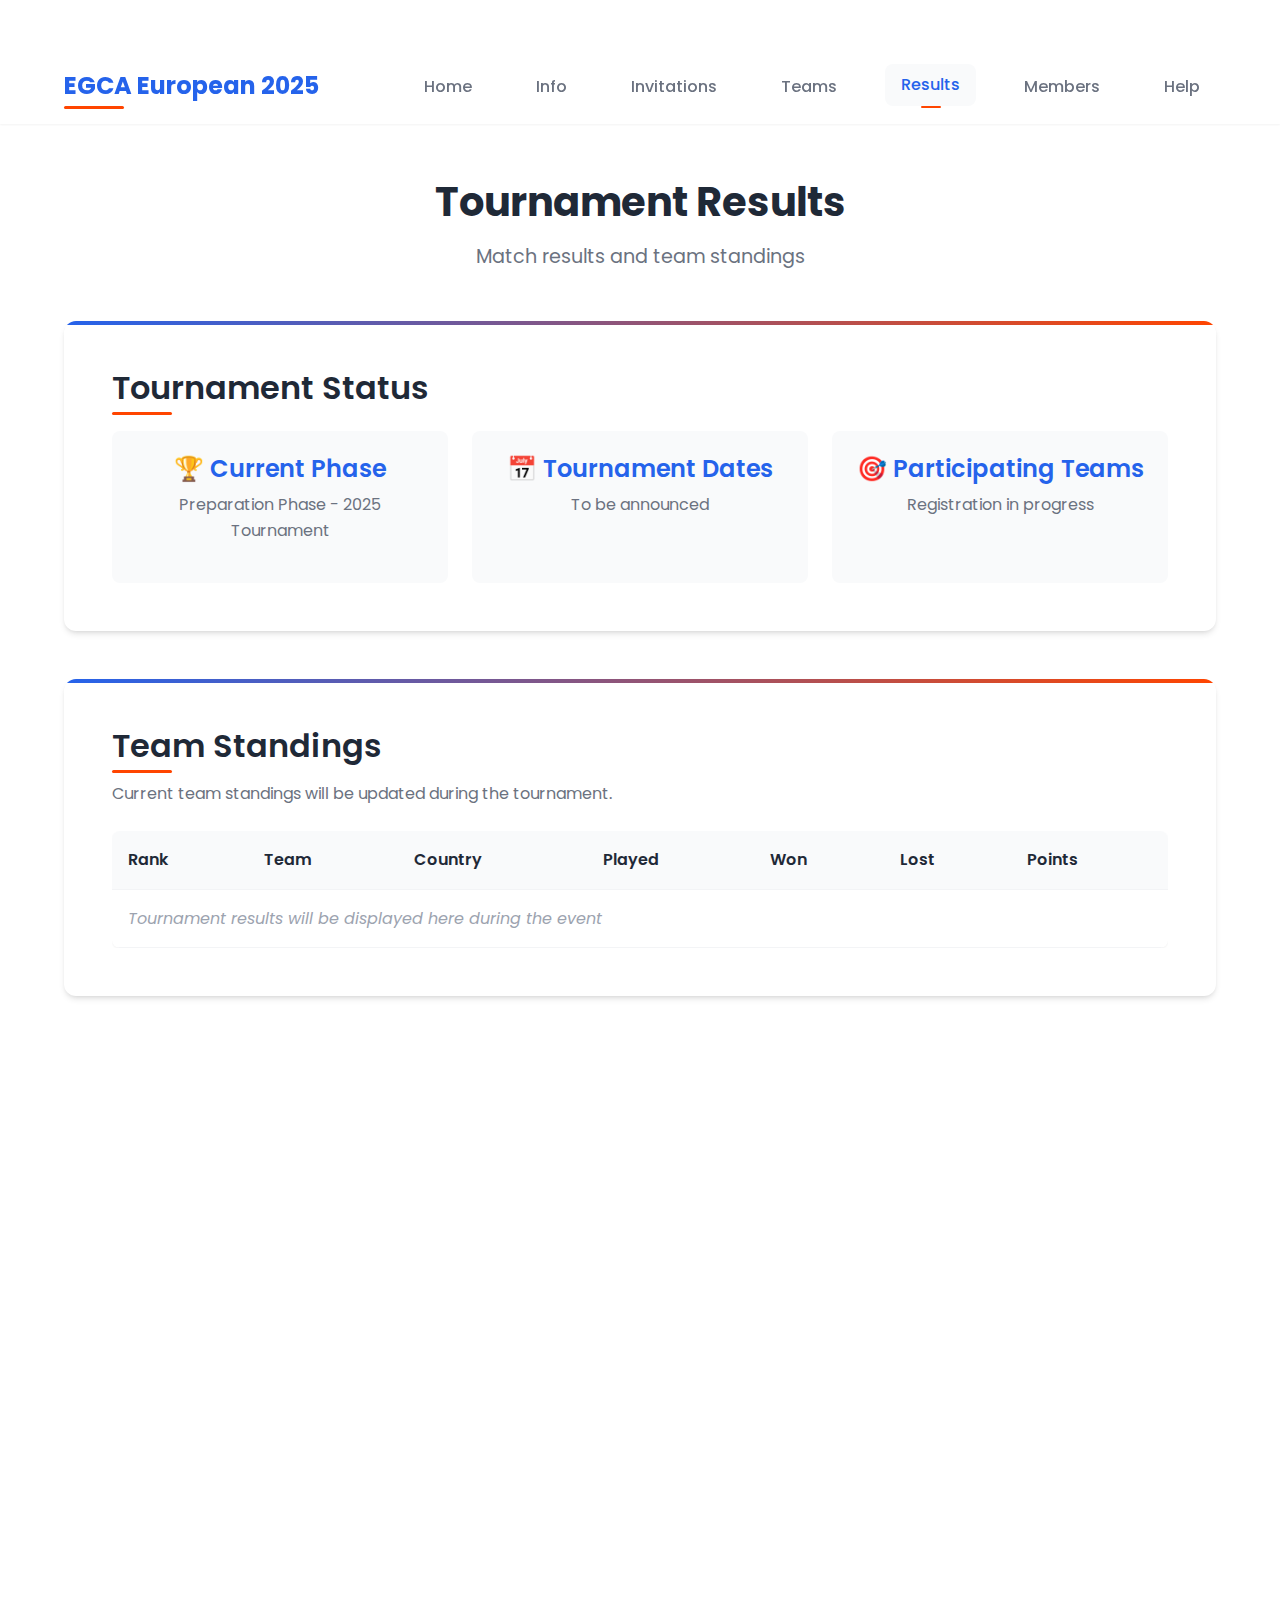
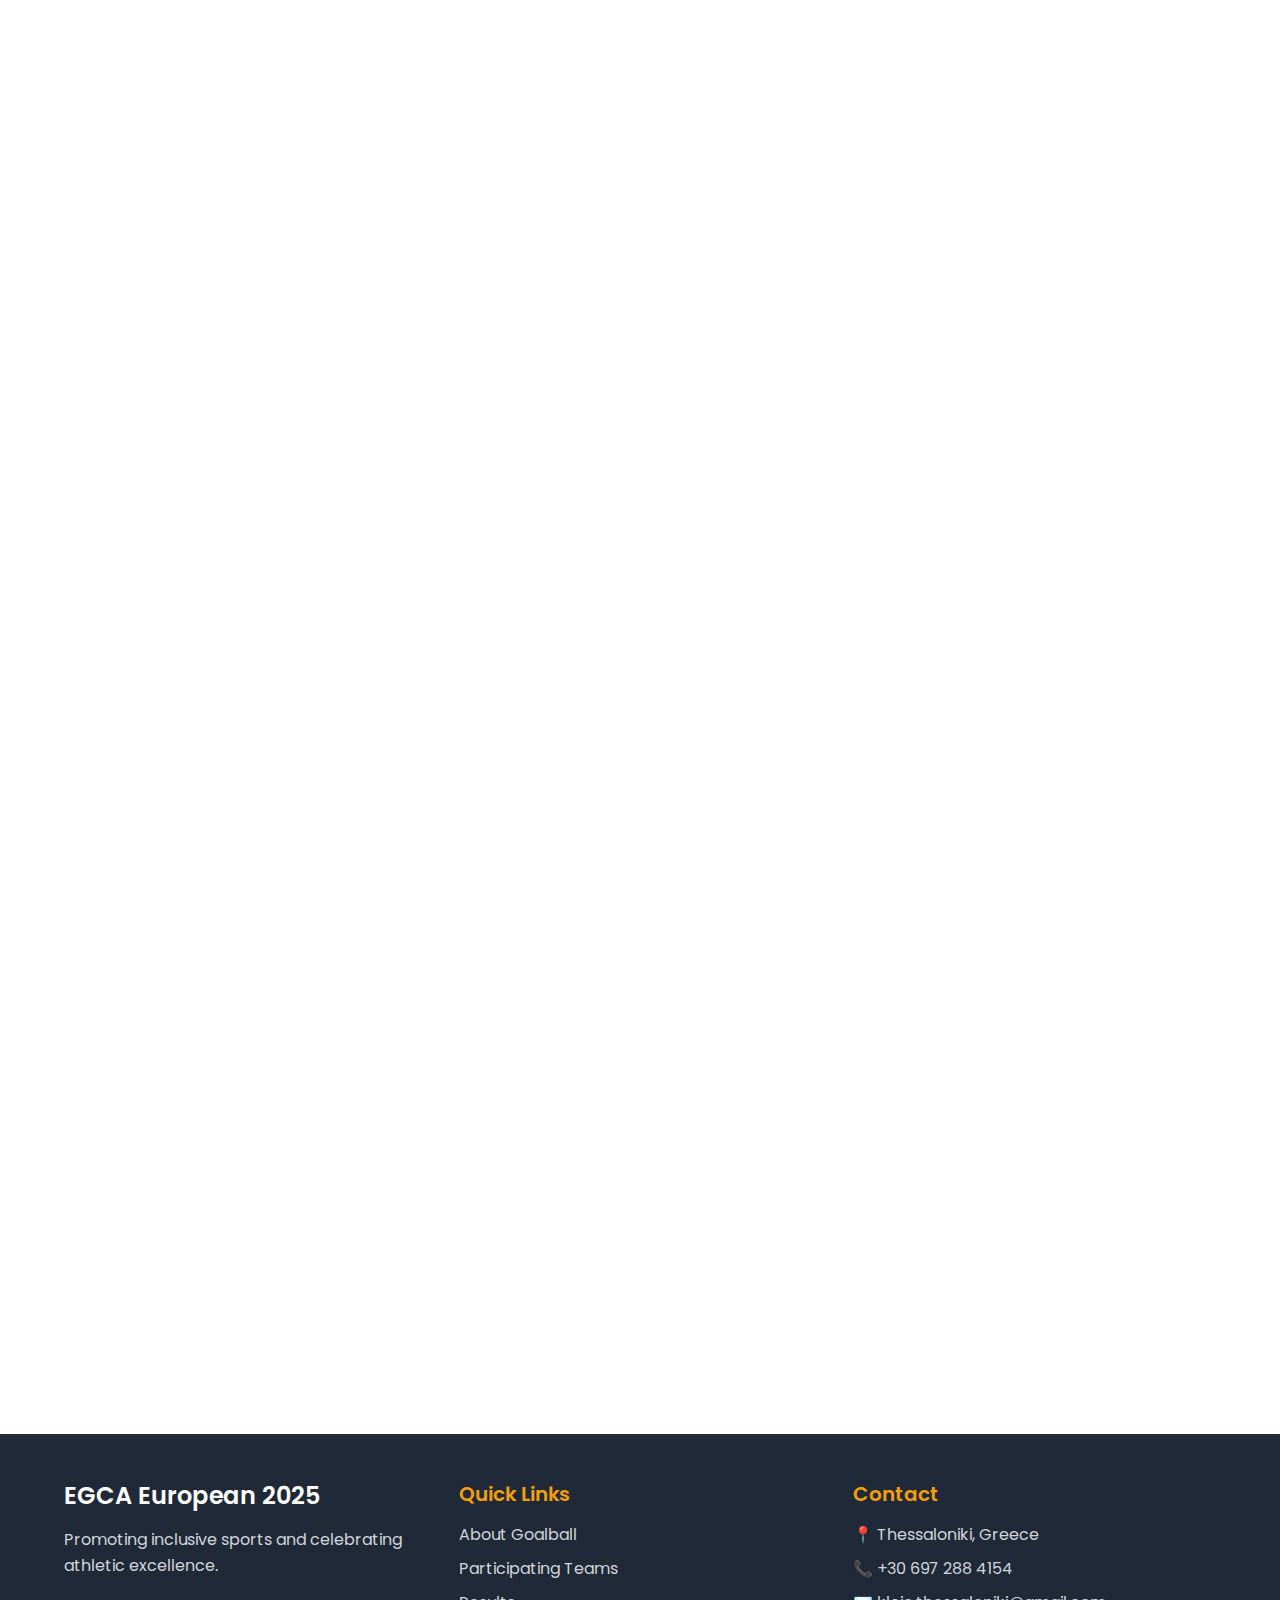
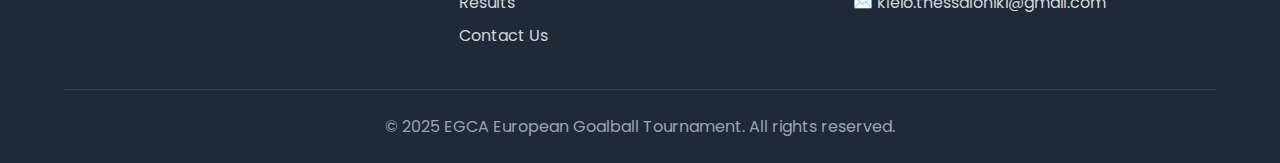
<file: results.html>
<!DOCTYPE html>
<html lang="en">
<head>
    <meta charset="UTF-8">
    <meta name="viewport" content="width=device-width, initial-scale=1.0">
    <title>Results - EGCA European 2025 Goalball Tournament</title>
    <link rel="preconnect" href="Screenshot 2025-06-22 150409.png">
    <link rel="preconnect" href="https://fonts.gstatic.com" crossorigin>
    <link href="https://fonts.googleapis.com/css2?family=Poppins:wght@300;400;500;600;700&display=swap" rel="stylesheet">
    <link rel="stylesheet" href="style.css">
</head>
<body>
    <!-- Navigation -->
    <nav class="navbar" role="navigation" aria-label="Main navigation">
        <div class="nav-container">
            <div class="nav-logo">
                <a href="index.html" aria-label="EGCA European 2025 Home">
                    <h2>EGCA European 2025</h2>
                </a>
            </div>
            <div class="nav-menu" id="navMenu">
                <a href="index.html" class="nav-link">Home</a>
                <a href="info.html" class="nav-link">Info</a>
                <a href="invitations.html" class="nav-link">Invitations</a>
                <a href="teams.html" class="nav-link">Teams</a>
                <a href="results.html" class="nav-link active" aria-current="page">Results</a>
                <a href="members.html" class="nav-link">Members</a>
                <a href="help.html" class="nav-link">Help</a>
            </div>
            <div class="nav-toggle" id="navToggle" aria-label="Toggle navigation menu" role="button" tabindex="0">
                <span class="bar"></span>
                <span class="bar"></span>
                <span class="bar"></span>
            </div>
        </div>
    </nav>

    <main class="page-content">
        <div class="container">
            <div class="page-header">
                <h1>Tournament Results</h1>
                <p class="page-subtitle">Match results and team standings</p>
            </div>

            <!-- Tournament Status -->
            <section class="content-section" aria-labelledby="status-title">
                <div class="content-card">
                    <h2 id="status-title">Tournament Status</h2>
                    <div class="tournament-status">
                        <div class="status-item">
                            <h3>🏆 Current Phase</h3>
                            <p>Preparation Phase - 2025 Tournament</p>
                        </div>
                        <div class="status-item">
                            <h3>📅 Tournament Dates</h3>
                            <p>To be announced</p>
                        </div>
                        <div class="status-item">
                            <h3>🎯 Participating Teams</h3>
                            <p>Registration in progress</p>
                        </div>
                    </div>
                </div>
            </section>

            <!-- Standings Table -->
            <section class="content-section" aria-labelledby="standings-title">
                <div class="content-card">
                    <h2 id="standings-title">Team Standings</h2>
                    <p>Current team standings will be updated during the tournament.</p>
                    <div class="table-container">
                        <table class="results-table" aria-label="Team standings table">
                            <thead>
                                <tr>
                                    <th scope="col">Rank</th>
                                    <th scope="col">Team</th>
                                    <th scope="col">Country</th>
                                    <th scope="col">Played</th>
                                    <th scope="col">Won</th>
                                    <th scope="col">Lost</th>
                                    <th scope="col">Points</th>
                                </tr>
                            </thead>
                            <tbody id="standingsTableBody">
                                <tr>
                                    <td colspan="7" class="no-data">Tournament results will be displayed here during the event</td>
                                </tr>
                            </tbody>
                        </table>
                    </div>
                </div>
            </section>

            <!-- Match Results -->
            <section class="content-section" aria-labelledby="matches-title">
                <div class="content-card">
                    <h2 id="matches-title">Match Results</h2>
                    <p>Individual match results and scores will be updated in real-time during the tournament.</p>
                    
                    <div class="match-filters">
                        <button class="filter-btn active" data-match-filter="all">All Matches</button>
                        <button class="filter-btn" data-match-filter="group">Group Stage</button>
                        <button class="filter-btn" data-match-filter="knockout">Knockout</button>
                        <button class="filter-btn" data-match-filter="final">Finals</button>
                    </div>

                    <div class="matches-container" id="matchesContainer">
                        <div class="no-matches">
                            <h3>🏆 Tournament Preview</h3>
                            <p>
                                Matches will be scheduled and results will be displayed here once the tournament begins. 
                                Each match will show detailed scores, timing, and key statistics.
                            </p>
                            <div class="match-preview">
                                <h4>Expected Match Format:</h4>
                                <ul>
                                    <li>Group stage matches</li>
                                    <li>Knockout elimination rounds</li>
                                    <li>Semi-finals and finals</li>
                                    <li>Third place playoff</li>
                                </ul>
                            </div>
                        </div>
                    </div>
                </div>
            </section>

            <!-- Statistics -->
            <section class="content-section" aria-labelledby="stats-title">
                <div class="content-card">
                    <h2 id="stats-title">Tournament Statistics</h2>
                    <div class="stats-grid">
                        <div class="stat-item">
                            <h3>🎯 Total Matches</h3>
                            <p class="stat-number">TBA</p>
                        </div>
                        <div class="stat-item">
                            <h3>⚽ Total Goals</h3>
                            <p class="stat-number">TBA</p>
                        </div>
                        <div class="stat-item">
                            <h3>🏅 Teams Competing</h3>
                            <p class="stat-number">TBA</p>
                        </div>
                        <div class="stat-item">
                            <h3>🌍 Countries</h3>
                            <p class="stat-number">TBA</p>
                        </div>
                    </div>
                </div>
            </section>

            <!-- Schedule -->
            <section class="content-section" aria-labelledby="schedule-title">
                <div class="content-card">
                    <h2 id="schedule-title">Tournament Schedule</h2>
                    <p>The complete tournament schedule will be published once team registration is finalized.</p>
                    
                    <div class="schedule-preview">
                        <div class="schedule-day">
                            <h3>Day 1 - Opening Ceremony & Group Matches</h3>
                            <p>Tournament opening and initial group stage matches</p>
                        </div>
                        <div class="schedule-day">
                            <h3>Day 2-3 - Group Stage</h3>
                            <p>Round-robin matches within groups</p>
                        </div>
                        <div class="schedule-day">
                            <h3>Day 4 - Knockout Rounds</h3>
                            <p>Quarter-finals and semi-finals</p>
                        </div>
                        <div class="schedule-day">
                            <h3>Day 5 - Finals & Closing Ceremony</h3>
                            <p>Third place playoff, final match, and awards ceremony</p>
                        </div>
                    </div>
                </div>
            </section>
        </div>
    </main>

    <!-- Footer -->
    <footer class="footer">
        <div class="container">
            <div class="footer-content">
                <div class="footer-section">
                    <h3>EGCA European 2025</h3>
                    <p>Promoting inclusive sports and celebrating athletic excellence.</p>
                </div>
                <div class="footer-section">
                    <h4>Quick Links</h4>
                    <ul>
                        <li><a href="info.html">About Goalball</a></li>
                        <li><a href="teams.html">Participating Teams</a></li>
                        <li><a href="results.html">Results</a></li>
                        <li><a href="help.html">Contact Us</a></li>
                    </ul>
                </div>
                <div class="footer-section">
                    <h4>Contact</h4>
                    <p>📍 Thessaloniki, Greece</p>
                    <p>📞 +30 697 288 4154</p>
                    <p>✉️ kleio.thessaloniki@gmail.com</p>
                </div>
            </div>
            <div class="footer-bottom">
                <p>&copy; 2025 EGCA European Goalball Tournament. All rights reserved.</p>
            </div>
        </div>
    </footer>

    <!-- Scroll to Top Button -->
    <button class="scroll-top" id="scrollTop" aria-label="Scroll to top">
        <span>↑</span>
    </button>

    <script src="scripts.js"></script>
</body>
</html>
</file>
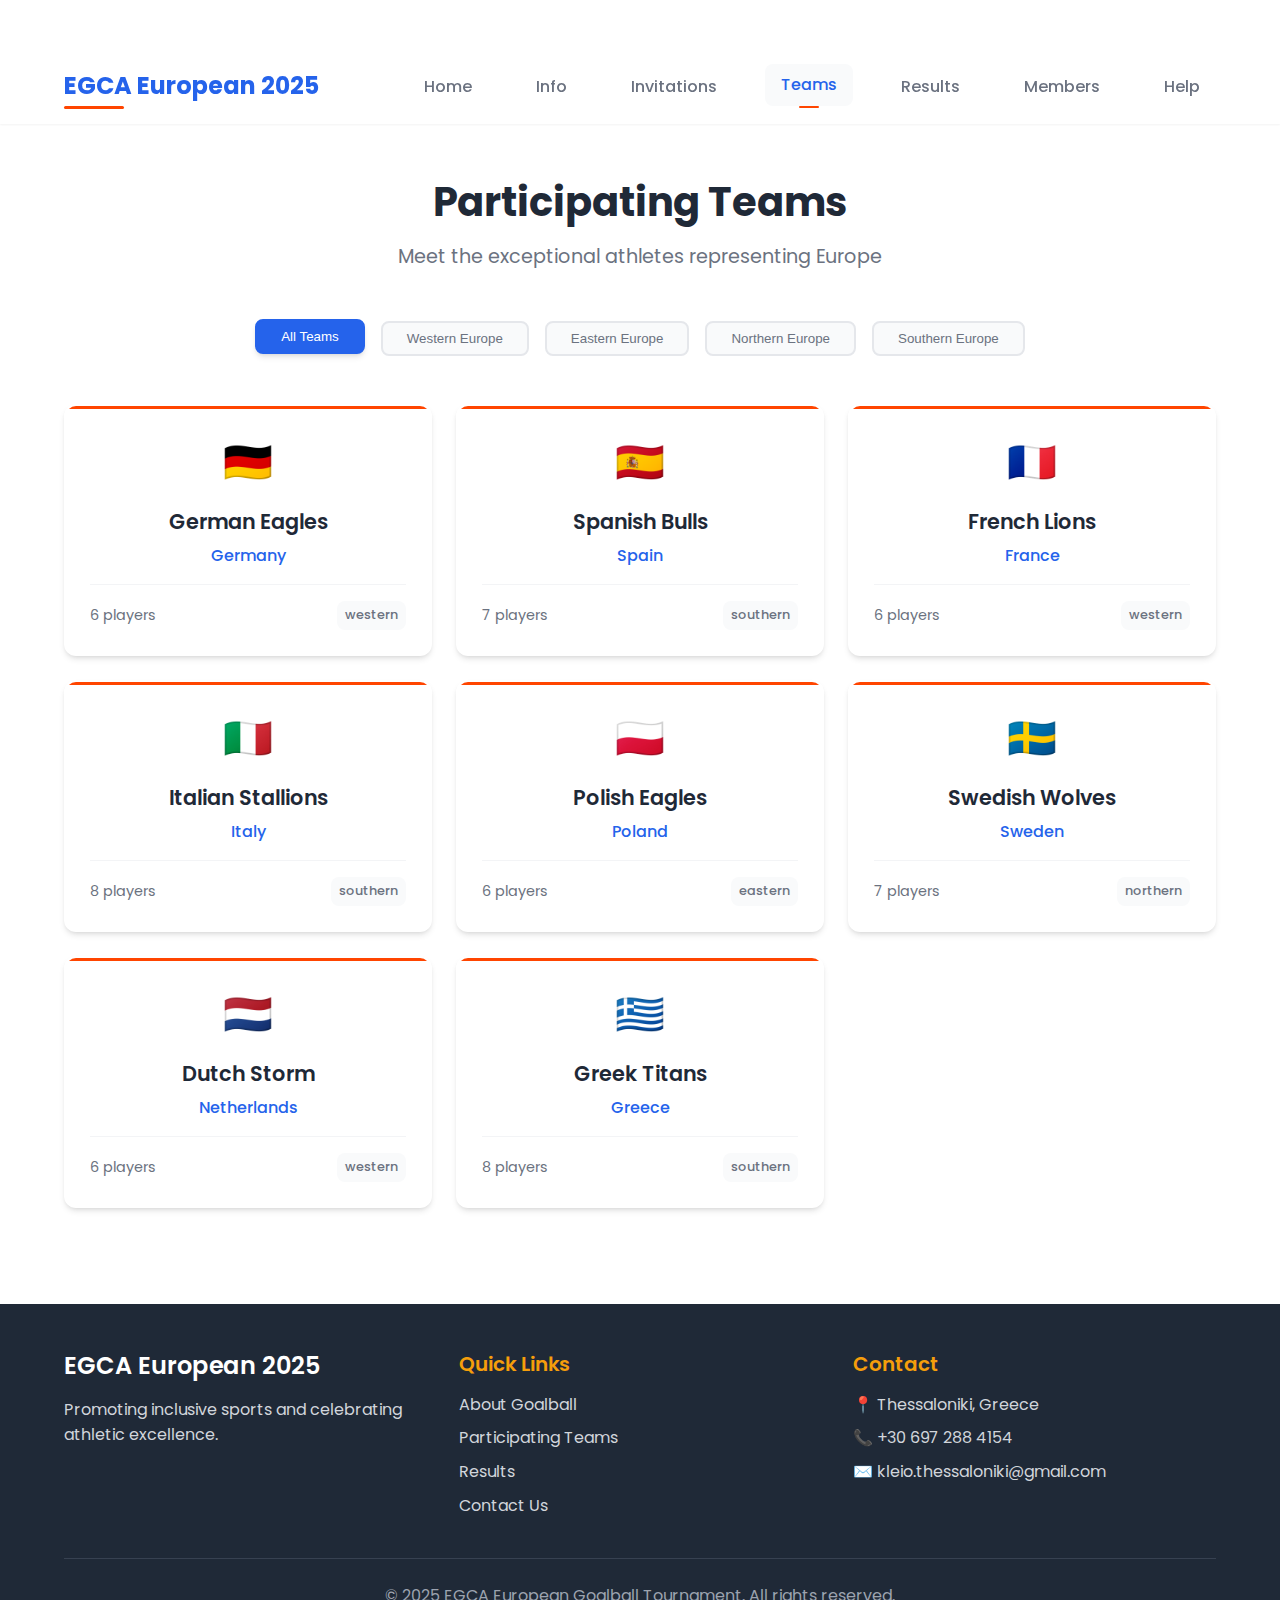
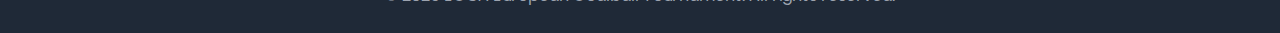
<file: teams.html>
<!DOCTYPE html>
<html lang="en">
<head>
    <meta charset="UTF-8">
    <meta name="viewport" content="width=device-width, initial-scale=1.0">
    <title>Teams - EGCA European 2025 Goalball Tournament</title>
    <link rel="preconnect" href="Screenshot 2025-06-22 150409.png">
    <link rel="preconnect" href="https://fonts.gstatic.com" crossorigin>
    <link href="https://fonts.googleapis.com/css2?family=Poppins:wght@300;400;500;600;700&display=swap" rel="stylesheet">
    <link rel="stylesheet" href="style.css">
</head>
<body>
    <!-- Navigation -->
    <nav class="navbar" role="navigation" aria-label="Main navigation">
        <div class="nav-container">
            <div class="nav-logo">
                <a href="index.html" aria-label="EGCA European 2025 Home">
                    <h2>EGCA European 2025</h2>
                </a>
            </div>
            <div class="nav-menu" id="navMenu">
                <a href="index.html" class="nav-link">Home</a>
                <a href="info.html" class="nav-link">Info</a>
                <a href="invitations.html" class="nav-link">Invitations</a>
                <a href="teams.html" class="nav-link active" aria-current="page">Teams</a>
                <a href="results.html" class="nav-link">Results</a>
                <a href="members.html" class="nav-link">Members</a>
                <a href="help.html" class="nav-link">Help</a>
            </div>
            <div class="nav-toggle" id="navToggle" aria-label="Toggle navigation menu" role="button" tabindex="0">
                <span class="bar"></span>
                <span class="bar"></span>
                <span class="bar"></span>
            </div>
        </div>
    </nav>

    <main class="page-content">
        <div class="container">
            <div class="page-header">
                <h1>Participating Teams</h1>
                <p class="page-subtitle">Meet the exceptional athletes representing Europe</p>
            </div>

            <!-- Filter Controls -->
            <section class="filter-section" aria-labelledby="filter-title">
                <h2 id="filter-title" class="sr-only">Team Filters</h2>
                <div class="filter-controls">
                    <button class="filter-btn active" data-filter="all" aria-label="Show all teams">All Teams</button>
                    <button class="filter-btn" data-filter="western" aria-label="Show Western European teams">Western Europe</button>
                    <button class="filter-btn" data-filter="eastern" aria-label="Show Eastern European teams">Eastern Europe</button>
                    <button class="filter-btn" data-filter="northern" aria-label="Show Northern European teams">Northern Europe</button>
                    <button class="filter-btn" data-filter="southern" aria-label="Show Southern European teams">Southern Europe</button>
                </div>
            </section>

            <!-- Teams Grid -->
            <section class="teams-section" aria-labelledby="teams-title">
                <h2 id="teams-title" class="sr-only">Team Listings</h2>
                <div class="teams-grid" id="teamsGrid">
                    <!-- Team cards will be generated by JavaScript -->
                </div>
            </section>

            <!-- Team Modal -->
            <div class="modal" id="teamModal" aria-hidden="true" role="dialog" aria-labelledby="modal-title">
                <div class="modal-overlay" id="modalOverlay"></div>
                <div class="modal-content">
                    <div class="modal-header">
                        <h2 id="modal-title"></h2>
                        <button class="modal-close" id="modalClose" aria-label="Close team details">×</button>
                    </div>
                    <div class="modal-body" id="modalBody">
                        <!-- Team details will be populated by JavaScript -->
                    </div>
                </div>
            </div>
        </div>
    </main>

    <!-- Footer -->
    <footer class="footer">
        <div class="container">
            <div class="footer-content">
                <div class="footer-section">
                    <h3>EGCA European 2025</h3>
                    <p>Promoting inclusive sports and celebrating athletic excellence.</p>
                </div>
                <div class="footer-section">
                    <h4>Quick Links</h4>
                    <ul>
                        <li><a href="info.html">About Goalball</a></li>
                        <li><a href="teams.html">Participating Teams</a></li>
                        <li><a href="results.html">Results</a></li>
                        <li><a href="help.html">Contact Us</a></li>
                    </ul>
                </div>
                <div class="footer-section">
                    <h4>Contact</h4>
                    <p>📍 Thessaloniki, Greece</p>
                    <p>📞 +30 697 288 4154</p>
                    <p>✉️ kleio.thessaloniki@gmail.com</p>
                </div>
            </div>
            <div class="footer-bottom">
                <p>&copy; 2025 EGCA European Goalball Tournament. All rights reserved.</p>
            </div>
        </div>
    </footer>

    <!-- Scroll to Top Button -->
    <button class="scroll-top" id="scrollTop" aria-label="Scroll to top">
        <span>↑</span>
    </button>

    <script src="scripts.js"></script>
</body>
</html>
</file>
<file: style.css>
/* Reset and Base Styles */
* {
    margin: 0;
    padding: 0;
    box-sizing: border-box;
}

:root {
    --primary-color: #2563eb;
    --primary-dark: #1d4ed8;
    --secondary-color: #f59e0b;
    --accent-color: #10b981;
    --highlight-color: #ff4500;
    --text-primary: #1f2937;
    --text-secondary: #6b7280;
    --text-light: #9ca3af;
    --bg-primary: #ffffff;
    --bg-secondary: #f9fafb;
    --bg-accent: #f3f4f6;
    --border-color: #e5e7eb;
    --border-light: #f3f4f6;
    --shadow-sm: 0 1px 2px 0 rgb(0 0 0 / 0.05);
    --shadow-md: 0 4px 6px -1px rgb(0 0 0 / 0.1), 0 2px 4px -2px rgb(0 0 0 / 0.1);
    --shadow-lg: 0 10px 15px -3px rgb(0 0 0 / 0.1), 0 4px 6px -4px rgb(0 0 0 / 0.1);
    --shadow-xl: 0 20px 25px -5px rgb(0 0 0 / 0.1), 0 8px 10px -6px rgb(0 0 0 / 0.1);
    --transition: all 0.3s ease;
    --transition-fast: all 0.15s ease;
    --border-radius: 0.5rem;
    --border-radius-lg: 0.75rem;
    --spacing-xs: 0.25rem;
    --spacing-sm: 0.5rem;
    --spacing-md: 1rem;
    --spacing-lg: 1.5rem;
    --spacing-xl: 2rem;
    --spacing-2xl: 3rem;
}

/* Theme Variables */
body.high-contrast {
    --primary-color: #0000ff;
    --highlight-color: #ff0000;
    --text-primary: #000000;
    --text-secondary: #000000;
    --bg-primary: #ffffff;
    --bg-secondary: #f0f0f0;
    --border-color: #000000;
}

body.dark-theme {
    --primary-color: #60a5fa;
    --highlight-color: #fb7185;
    --text-primary: #f9fafb;
    --text-secondary: #d1d5db;
    --text-light: #9ca3af;
    --bg-primary: #111827;
    --bg-secondary: #1f2937;
    --bg-accent: #374151;
    --border-color: #4b5563;
    --border-light: #374151;
}

/* Font Size Classes */
body.font-small {
    font-size: 14px;
}

body.font-large {
    font-size: 18px;
}

body.font-extra-large {
    font-size: 20px;
}

/* Image Toggle */
body.hide-images img {
    display: none !important;
}

body.hide-images .hero-image::after {
    content: "Image hidden for accessibility";
    display: flex;
    align-items: center;
    justify-content: center;
    background-color: var(--bg-secondary);
    border: 2px dashed var(--border-color);
    border-radius: var(--border-radius);
    padding: var(--spacing-xl);
    color: var(--text-secondary);
    font-style: italic;
    min-height: 200px;
}

html {
    scroll-behavior: smooth;
}

body {
    font-family: 'Poppins', -apple-system, BlinkMacSystemFont, 'Segoe UI', Roboto, Oxygen, Ubuntu, Cantarell, sans-serif;
    font-size: 16px;
    line-height: 1.6;
    color: var(--text-primary);
    background-color: var(--bg-primary);
    margin: 0;
    padding: 0;
    transition: var(--transition);
}

/* Typography */
h1, h2, h3, h4, h5, h6 {
    font-weight: 600;
    line-height: 1.2;
    margin-bottom: var(--spacing-md);
    color: var(--text-primary);
}

h1 {
    font-size: 2.5rem;
    font-weight: 700;
}

h2 {
    font-size: 2rem;
    position: relative;
}

h2::after {
    content: '';
    position: absolute;
    bottom: -8px;
    left: 0;
    width: 60px;
    height: 3px;
    background-color: var(--highlight-color);
    border-radius: 2px;
}

h3 {
    font-size: 1.5rem;
}

h4 {
    font-size: 1.25rem;
}

p {
    margin-bottom: var(--spacing-md);
    color: var(--text-secondary);
}

a {
    color: var(--primary-color);
    text-decoration: none;
    transition: var(--transition);
}

a:hover {
    color: var(--primary-dark);
    text-decoration: underline;
}

/* Utility Classes */
.container {
    max-width: 1200px;
    margin: 0 auto;
    padding: 0 var(--spacing-lg);
}

.sr-only {
    position: absolute;
    width: 1px;
    height: 1px;
    padding: 0;
    margin: -1px;
    overflow: hidden;
    clip: rect(0, 0, 0, 0);
    white-space: nowrap;
    border: 0;
}

/* Accessibility Toolbar */
.accessibility-toolbar {
    background-color: var(--bg-secondary);
    border-bottom: 1px solid var(--border-color);
    padding: var(--spacing-sm) 0;
    font-size: 0.875rem;
    position: fixed;
    top: 0;
    left: 0;
    right: 0;
    z-index: 1001;
    transition: var(--transition);
}

.accessibility-controls {
    display: flex;
    align-items: center;
    gap: var(--spacing-xl);
    flex-wrap: wrap;
}

.font-controls,
.theme-controls,
.display-controls {
    display: flex;
    align-items: center;
    gap: var(--spacing-sm);
}

.control-label {
    font-weight: 500;
    color: var(--text-primary);
    margin-right: var(--spacing-sm);
}

.accessibility-btn {
    padding: var(--spacing-xs) var(--spacing-sm);
    background-color: var(--bg-primary);
    color: var(--text-secondary);
    border: 1px solid var(--border-color);
    border-radius: var(--border-radius);
    cursor: pointer;
    transition: var(--transition-fast);
    font-size: 0.8rem;
    font-weight: 500;
}

.accessibility-btn:hover,
.accessibility-btn.active {
    background-color: var(--primary-color);
    color: white;
    border-color: var(--primary-color);
    transform: translateY(-1px);
}

.accessibility-btn:focus {
    outline: 2px solid var(--highlight-color);
    outline-offset: 2px;
}

/* Navigation */
.navbar {
    background-color: var(--bg-primary);
    box-shadow: var(--shadow-sm);
    position: fixed;
    top: 50px;
    left: 0;
    right: 0;
    z-index: 1000;
    transition: var(--transition);
}

.nav-container {
    display: flex;
    justify-content: space-between;
    align-items: center;
    padding: var(--spacing-md) var(--spacing-lg);
    max-width: 1200px;
    margin: 0 auto;
}

.nav-logo h2 {
    color: var(--primary-color);
    font-size: 1.5rem;
    font-weight: 700;
    margin: 0;
}

.nav-menu {
    display: flex;
    align-items: center;
    gap: var(--spacing-xl);
}

.nav-link {
    color: var(--text-secondary);
    font-weight: 500;
    padding: var(--spacing-sm) var(--spacing-md);
    border-radius: var(--border-radius);
    transition: var(--transition);
    text-decoration: none;
    position: relative;
}

.nav-link:hover,
.nav-link.active {
    color: var(--primary-color);
    background-color: var(--bg-secondary);
    text-decoration: none;
    transform: translateY(-2px);
}

.nav-link.active::after {
    content: '';
    position: absolute;
    bottom: -2px;
    left: 50%;
    transform: translateX(-50%);
    width: 20px;
    height: 2px;
    background-color: var(--highlight-color);
    border-radius: 1px;
}

.nav-toggle {
    display: none;
    flex-direction: column;
    cursor: pointer;
    padding: var(--spacing-sm);
}

.bar {
    width: 25px;
    height: 3px;
    background-color: var(--text-primary);
    margin: 3px 0;
    transition: var(--transition);
}

/* Buttons */
.btn {
    display: inline-flex;
    align-items: center;
    justify-content: center;
    padding: var(--spacing-md) var(--spacing-xl);
    font-size: 1rem;
    font-weight: 500;
    text-decoration: none;
    border-radius: var(--border-radius);
    border: none;
    cursor: pointer;
    transition: var(--transition);
    gap: var(--spacing-sm);
    position: relative;
    overflow: hidden;
}

.btn::before {
    content: '';
    position: absolute;
    top: 0;
    left: -100%;
    width: 100%;
    height: 100%;
    background: linear-gradient(90deg, transparent, rgba(255, 255, 255, 0.2), transparent);
    transition: left 0.5s;
}

.btn:hover::before {
    left: 100%;
}

.btn-primary {
    background-color: var(--primary-color);
    color: white;
    box-shadow: var(--shadow-sm);
}

.btn-primary:hover {
    background-color: var(--primary-dark);
    color: white;
    text-decoration: none;
    transform: translateY(-3px) scale(1.02);
    box-shadow: var(--shadow-lg);
}

.btn-secondary {
    background-color: transparent;
    color: var(--primary-color);
    border: 2px solid var(--primary-color);
}

.btn-secondary:hover {
    background-color: var(--primary-color);
    color: white;
    text-decoration: none;
    transform: translateY(-3px) scale(1.02);
    box-shadow: var(--shadow-lg);
}

/* Hero Section */
.hero {
    padding: 120px 0 var(--spacing-2xl);
    background: linear-gradient(135deg, var(--bg-secondary) 0%, var(--bg-primary) 100%);
    margin-top: 130px;
}

.hero .container {
    display: grid;
    grid-template-columns: 1fr 1fr;
    gap: var(--spacing-2xl);
    align-items: center;
}

.hero-title {
    font-size: 3rem;
    font-weight: 700;
    color: var(--text-primary);
    margin-bottom: var(--spacing-md);
    line-height: 1.1;
    animation: slideInLeft 0.8s ease-out;
}

.hero-subtitle {
    font-size: 1.5rem;
    color: var(--primary-color);
    font-weight: 600;
    margin-bottom: var(--spacing-md);
    animation: slideInLeft 0.8s ease-out 0.2s both;
}

.hero-description {
    font-size: 1.1rem;
    color: var(--text-secondary);
    margin-bottom: var(--spacing-xl);
    line-height: 1.7;
    animation: slideInLeft 0.8s ease-out 0.4s both;
}

.hero-cta {
    display: flex;
    gap: var(--spacing-md);
    flex-wrap: wrap;
    animation: slideInLeft 0.8s ease-out 0.6s both;
}

.hero-image {
    display: flex;
    justify-content: center;
    align-items: center;
    animation: slideInRight 0.8s ease-out 0.3s both;
}

.hero-img {
    width: 100%;
    max-width: 500px;
    height: auto;
    border-radius: var(--border-radius-lg);
    box-shadow: var(--shadow-lg);
    transition: var(--transition);
}

.hero-img:hover {
    transform: scale(1.05) rotate(1deg);
    box-shadow: var(--shadow-xl);
}

/* Fade-in Sections */
.fade-in-section {
    opacity: 0;
    transform: translateY(30px);
    transition: opacity 0.8s ease-out, transform 0.8s ease-out;
}

.fade-in-section.visible {
    opacity: 1;
    transform: translateY(0);
}

/* Content Sections */
.page-content {
    margin-top: 130px;
    padding: var(--spacing-2xl) 0;
}

.page-header {
    text-align: center;
    margin-bottom: var(--spacing-2xl);
}

.page-subtitle {
    font-size: 1.2rem;
    color: var(--text-secondary);
    margin-bottom: var(--spacing-xl);
}

.section-title {
    text-align: center;
    font-size: 2.5rem;
    font-weight: 700;
    margin-bottom: var(--spacing-2xl);
    color: var(--text-primary);
}

.content-section {
    margin-bottom: var(--spacing-2xl);
}

.content-card {
    background-color: var(--bg-primary);
    border-radius: var(--border-radius-lg);
    padding: var(--spacing-2xl);
    box-shadow: var(--shadow-md);
    transition: var(--transition);
    position: relative;
    overflow: hidden;
}

.content-card::before {
    content: '';
    position: absolute;
    top: 0;
    left: 0;
    width: 100%;
    height: 4px;
    background: linear-gradient(90deg, var(--primary-color), var(--highlight-color));
}

.content-card:hover {
    box-shadow: var(--shadow-xl);
    transform: translateY(-4px);
}

/* Highlights Grid */
.highlights {
    padding: var(--spacing-2xl) 0;
    background-color: var(--bg-secondary);
}

.highlights-grid {
    display: grid;
    grid-template-columns: repeat(auto-fit, minmax(250px, 1fr));
    gap: var(--spacing-xl);
    margin-top: var(--spacing-xl);
}

.highlight-card {
    background-color: var(--bg-primary);
    padding: var(--spacing-xl);
    border-radius: var(--border-radius-lg);
    text-align: center;
    box-shadow: var(--shadow-md);
    transition: var(--transition);
    position: relative;
    overflow: hidden;
}

.highlight-card::before {
    content: '';
    position: absolute;
    top: 0;
    left: 0;
    width: 100%;
    height: 3px;
    background-color: var(--highlight-color);
}

.highlight-card:hover {
    transform: translateY(-6px) scale(1.02);
    box-shadow: var(--shadow-xl);
}

.highlight-icon {
    font-size: 3rem;
    margin-bottom: var(--spacing-md);
    animation: bounce 2s infinite;
}

.highlight-card h3 {
    color: var(--text-primary);
    margin-bottom: var(--spacing-sm);
}

.highlight-card p {
    color: var(--text-secondary);
    font-size: 0.95rem;
}

/* Info Grid */
.quick-info {
    padding: var(--spacing-2xl) 0;
}

.info-grid {
    display: grid;
    grid-template-columns: repeat(auto-fit, minmax(200px, 1fr));
    gap: var(--spacing-xl);
    margin-top: var(--spacing-xl);
}

.info-item {
    text-align: center;
    padding: var(--spacing-lg);
    transition: var(--transition);
}

.info-item:hover {
    transform: translateY(-2px);
}

.info-item h3 {
    color: var(--primary-color);
    font-size: 1.2rem;
    margin-bottom: var(--spacing-sm);
    position: relative;
}

.info-item h3::after {
    content: '';
    position: absolute;
    bottom: -4px;
    left: 50%;
    transform: translateX(-50%);
    width: 30px;
    height: 2px;
    background-color: var(--highlight-color);
    border-radius: 1px;
}

.info-item p {
    color: var(--text-secondary);
    font-weight: 500;
}

/* News Styles */
.news-grid {
    display: grid;
    grid-template-columns: repeat(auto-fit, minmax(350px, 1fr));
    gap: var(--spacing-xl);
    margin-top: var(--spacing-xl);
}

.news-card {
    background-color: var(--bg-primary);
    border-radius: var(--border-radius-lg);
    padding: var(--spacing-xl);
    box-shadow: var(--shadow-md);
    transition: var(--transition);
    border-left: 4px solid var(--highlight-color);
}

.news-card:hover {
    transform: translateY(-4px);
    box-shadow: var(--shadow-xl);
}

.news-header h3 {
    color: var(--text-primary);
    margin-bottom: var(--spacing-md);
    font-size: 1.3rem;
}

.news-meta {
    display: flex;
    gap: var(--spacing-md);
    margin-bottom: var(--spacing-lg);
    flex-wrap: wrap;
}

.news-date,
.news-category {
    font-size: 0.875rem;
    color: var(--text-light);
    background-color: var(--bg-secondary);
    padding: var(--spacing-xs) var(--spacing-sm);
    border-radius: var(--border-radius);
}

.news-category {
    background-color: var(--highlight-color);
    color: white;
}

.news-excerpt p {
    margin-bottom: var(--spacing-md);
    line-height: 1.6;
}

.news-footer {
    margin-top: var(--spacing-lg);
    padding-top: var(--spacing-md);
    border-top: 1px solid var(--border-light);
}

.read-time {
    font-size: 0.875rem;
    color: var(--text-light);
}

.featured-news {
    background: linear-gradient(135deg, var(--bg-primary) 0%, var(--bg-secondary) 100%);
    border-left: 6px solid var(--highlight-color);
    position: relative;
}

.news-badge {
    position: absolute;
    top: var(--spacing-lg);
    right: var(--spacing-lg);
    background-color: var(--highlight-color);
    color: white;
    padding: var(--spacing-xs) var(--spacing-md);
    border-radius: var(--border-radius);
    font-size: 0.875rem;
    font-weight: 600;
}

.news-highlights {
    background-color: var(--bg-secondary);
    padding: var(--spacing-lg);
    border-radius: var(--border-radius);
    margin-top: var(--spacing-lg);
}

.news-highlights h3 {
    color: var(--primary-color);
    margin-bottom: var(--spacing-md);
}

.news-highlights ul {
    margin: 0;
    padding-left: var(--spacing-lg);
}

.news-highlights li {
    margin-bottom: var(--spacing-sm);
    color: var(--text-secondary);
}

/* Newsletter Signup */
.newsletter-signup {
    background: linear-gradient(135deg, var(--primary-color) 0%, var(--highlight-color) 100%);
    color: white;
    text-align: center;
}

.newsletter-signup h2 {
    color: white;
}

.newsletter-signup p {
    color: rgba(255, 255, 255, 0.9);
}

.newsletter-form {
    display: flex;
    gap: var(--spacing-md);
    max-width: 400px;
    margin: var(--spacing-lg) auto;
    align-items: flex-start;
}

.newsletter-form .form-group {
    flex: 1;
    margin-bottom: 0;
}

.newsletter-form input {
    width: 100%;
    padding: var(--spacing-md);
    border: none;
    border-radius: var(--border-radius);
    font-size: 1rem;
}

.newsletter-note {
    font-size: 0.875rem;
    color: rgba(255, 255, 255, 0.8);
    margin-top: var(--spacing-lg);
}

.newsletter-note a {
    color: white;
    text-decoration: underline;
}

/* Goalball Content */
.goalball-content {
    display: grid;
    grid-template-columns: 2fr 1fr;
    gap: var(--spacing-2xl);
    align-items: start;
    margin-top: var(--spacing-xl);
}

.goalball-text ul {
    margin: var(--spacing-md) 0;
    padding-left: var(--spacing-xl);
}

.goalball-text li {
    margin-bottom: var(--spacing-sm);
    color: var(--text-secondary);
}

.goalball-image {
    display: flex;
    justify-content: center;
}

.info-img {
    width: 100%;
    height: auto;
    border-radius: var(--border-radius-lg);
    box-shadow: var(--shadow-md);
    transition: var(--transition);
}

.info-img:hover {
    transform: scale(1.02);
    box-shadow: var(--shadow-lg);
}

/* Support Grid */
.support-grid {
    display: grid;
    grid-template-columns: repeat(auto-fit, minmax(250px, 1fr));
    gap: var(--spacing-lg);
    margin-top: var(--spacing-xl);
}

.support-item {
    padding: var(--spacing-lg);
    background-color: var(--bg-secondary);
    border-radius: var(--border-radius);
    text-align: center;
    transition: var(--transition);
}

.support-item:hover {
    transform: translateY(-2px);
    box-shadow: var(--shadow-md);
}

.support-item h3 {
    color: var(--primary-color);
    margin-bottom: var(--spacing-sm);
}

/* Contact Grid */
.contact-grid {
    display: grid;
    grid-template-columns: repeat(auto-fit, minmax(250px, 1fr));
    gap: var(--spacing-lg);
    margin-top: var(--spacing-xl);
}

.contact-item h3 {
    color: var(--primary-color);
    margin-bottom: var(--spacing-sm);
}

.contact-item p {
    margin-bottom: var(--spacing-sm);
}

.contact-item a {
    color: var(--text-secondary);
    font-weight: 500;
}

/* Invitation Display */
.invitation-display {
    margin: var(--spacing-xl) 0;
}

.invitation-placeholder {
    background-color: var(--bg-secondary);
    border: 2px solid var(--border-color);
    border-radius: var(--border-radius-lg);
    padding: var(--spacing-2xl);
    text-align: center;
}

.invitation-content h3 {
    color: var(--primary-color);
    font-size: 1.8rem;
    margin-bottom: var(--spacing-lg);
}

.invitation-details {
    background-color: var(--bg-primary);
    padding: var(--spacing-lg);
    border-radius: var(--border-radius);
    margin-bottom: var(--spacing-lg);
}

.invitation-details p {
    margin-bottom: var(--spacing-sm);
    color: var(--text-primary);
}

.invitation-text {
    text-align: left;
    max-width: 600px;
    margin: 0 auto;
}

.invitation-text ul {
    text-align: left;
    margin: var(--spacing-md) 0;
    padding-left: var(--spacing-xl);
}

.invitation-text li {
    margin-bottom: var(--spacing-sm);
}

.invitation-actions {
    display: flex;
    gap: var(--spacing-md);
    justify-content: center;
    margin-top: var(--spacing-xl);
    flex-wrap: wrap;
}

/* Registration Grid */
.registration-grid {
    display: grid;
    grid-template-columns: repeat(auto-fit, minmax(250px, 1fr));
    gap: var(--spacing-lg);
    margin-top: var(--spacing-xl);
}

.reg-item {
    background-color: var(--bg-secondary);
    padding: var(--spacing-lg);
    border-radius: var(--border-radius);
    transition: var(--transition);
}

.reg-item:hover {
    transform: translateY(-2px);
    box-shadow: var(--shadow-md);
}

.reg-item h3 {
    color: var(--primary-color);
    margin-bottom: var(--spacing-md);
}

.reg-item ul {
    margin: 0;
    padding-left: var(--spacing-lg);
}

.reg-item li {
    margin-bottom: var(--spacing-sm);
    color: var(--text-secondary);
}

/* Contact Highlight */
.contact-highlight {
    background-color: var(--bg-secondary);
    padding: var(--spacing-xl);
    border-radius: var(--border-radius);
    margin-top: var(--spacing-lg);
}

.contact-info {
    display: grid;
    grid-template-columns: repeat(auto-fit, minmax(200px, 1fr));
    gap: var(--spacing-lg);
    text-align: center;
}

/* Filter Controls */
.filter-section {
    margin-bottom: var(--spacing-2xl);
}

.filter-controls {
    display: flex;
    justify-content: center;
    gap: var(--spacing-md);
    flex-wrap: wrap;
}

.filter-btn {
    padding: var(--spacing-sm) var(--spacing-lg);
    background-color: var(--bg-secondary);
    color: var(--text-secondary);
    border: 2px solid var(--border-color);
    border-radius: var(--border-radius);
    cursor: pointer;
    transition: var(--transition);
    font-weight: 500;
}

.filter-btn:hover,
.filter-btn.active {
    background-color: var(--primary-color);
    color: white;
    border-color: var(--primary-color);
    transform: translateY(-2px);
    box-shadow: var(--shadow-md);
}

/* Teams Grid */
.teams-grid {
    display: grid;
    grid-template-columns: repeat(auto-fill, minmax(300px, 1fr));
    gap: var(--spacing-lg);
}

.team-card {
    background-color: var(--bg-primary);
    border-radius: var(--border-radius-lg);
    padding: var(--spacing-lg);
    box-shadow: var(--shadow-md);
    transition: var(--transition);
    cursor: pointer;
    border: 2px solid transparent;
    position: relative;
    overflow: hidden;
}

.team-card::before {
    content: '';
    position: absolute;
    top: 0;
    left: 0;
    width: 100%;
    height: 3px;
    background-color: var(--highlight-color);
}

.team-card:hover {
    transform: translateY(-6px) scale(1.02);
    box-shadow: var(--shadow-xl);
    border-color: var(--primary-color);
}

.team-flag {
    font-size: 2.5rem;
    text-align: center;
    margin-bottom: var(--spacing-md);
    animation: pulse 2s infinite;
}

.team-name {
    font-size: 1.3rem;
    font-weight: 600;
    color: var(--text-primary);
    margin-bottom: var(--spacing-sm);
    text-align: center;
}

.team-country {
    color: var(--primary-color);
    font-weight: 500;
    text-align: center;
    margin-bottom: var(--spacing-md);
}

.team-info {
    display: flex;
    justify-content: space-between;
    align-items: center;
    padding-top: var(--spacing-md);
    border-top: 1px solid var(--border-light);
}

.team-players {
    color: var(--text-secondary);
    font-size: 0.9rem;
}

.team-region {
    background-color: var(--bg-secondary);
    color: var(--text-secondary);
    padding: var(--spacing-xs) var(--spacing-sm);
    border-radius: var(--border-radius);
    font-size: 0.8rem;
    font-weight: 500;
}

/* Modal */
.modal {
    display: none;
    position: fixed;
    top: 0;
    left: 0;
    width: 100%;
    height: 100%;
    z-index: 2000;
}

.modal.active {
    display: flex;
    align-items: center;
    justify-content: center;
}

.modal-overlay {
    position: absolute;
    top: 0;
    left: 0;
    width: 100%;
    height: 100%;
    background-color: rgba(0, 0, 0, 0.5);
    backdrop-filter: blur(4px);
}

.modal-content {
    background-color: var(--bg-primary);
    border-radius: var(--border-radius-lg);
    max-width: 600px;
    width: 90%;
    max-height: 80vh;
    overflow-y: auto;
    position: relative;
    z-index: 2001;
    animation: modalSlideIn 0.3s ease-out;
}

@keyframes modalSlideIn {
    from {
        opacity: 0;
        transform: translateY(-50px) scale(0.9);
    }
    to {
        opacity: 1;
        transform: translateY(0) scale(1);
    }
}

.modal-header {
    display: flex;
    justify-content: space-between;
    align-items: center;
    padding: var(--spacing-lg) var(--spacing-xl);
    border-bottom: 1px solid var(--border-color);
}

.modal-close {
    background: none;
    border: none;
    font-size: 2rem;
    cursor: pointer;
    color: var(--text-secondary);
    padding: 0;
    width: 40px;
    height: 40px;
    display: flex;
    align-items: center;
    justify-content: center;
    border-radius: 50%;
    transition: var(--transition);
}

.modal-close:hover {
    background-color: var(--bg-secondary);
    color: var(--text-primary);
    transform: scale(1.1);
}

.modal-body {
    padding: var(--spacing-xl);
}

/* Tables */
.table-container {
    overflow-x: auto;
    margin-top: var(--spacing-lg);
}

.results-table {
    width: 100%;
    border-collapse: collapse;
    background-color: var(--bg-primary);
    border-radius: var(--border-radius);
    overflow: hidden;
    box-shadow: var(--shadow-sm);
}

.results-table th,
.results-table td {
    padding: var(--spacing-md);
    text-align: left;
    border-bottom: 1px solid var(--border-light);
}

.results-table th {
    background-color: var(--bg-secondary);
    color: var(--text-primary);
    font-weight: 600;
    position: sticky;
    top: 0;
}

.results-table tr:hover {
    background-color: var(--bg-secondary);
}

.no-data {
    text-align: center;
    color: var(--text-light);
    font-style: italic;
    padding: var(--spacing-2xl);
}

/* Tournament Status */
.tournament-status {
    display: grid;
    grid-template-columns: repeat(auto-fit, minmax(200px, 1fr));
    gap: var(--spacing-lg);
    margin-top: var(--spacing-lg);
}

.status-item {
    text-align: center;
    padding: var(--spacing-lg);
    background-color: var(--bg-secondary);
    border-radius: var(--border-radius);
    transition: var(--transition);
}

.status-item:hover {
    transform: translateY(-2px);
    box-shadow: var(--shadow-md);
}

.status-item h3 {
    color: var(--primary-color);
    margin-bottom: var(--spacing-sm);
}

/* Match Filters */
.match-filters {
    display: flex;
    gap: var(--spacing-sm);
    margin-bottom: var(--spacing-xl);
    flex-wrap: wrap;
}

.matches-container {
    min-height: 200px;
}

.no-matches {
    text-align: center;
    padding: var(--spacing-2xl);
    background-color: var(--bg-secondary);
    border-radius: var(--border-radius);
}

.match-preview {
    margin-top: var(--spacing-lg);
    text-align: left;
    max-width: 400px;
    margin-left: auto;
    margin-right: auto;
}

.match-preview ul {
    margin: var(--spacing-md) 0;
    padding-left: var(--spacing-lg);
}

.match-preview li {
    margin-bottom: var(--spacing-sm);
    color: var(--text-secondary);
}

/* Statistics */
.stats-grid {
    display: grid;
    grid-template-columns: repeat(auto-fit, minmax(200px, 1fr));
    gap: var(--spacing-lg);
    margin-top: var(--spacing-lg);
}

.stat-item {
    text-align: center;
    padding: var(--spacing-lg);
    background-color: var(--bg-secondary);
    border-radius: var(--border-radius);
    transition: var(--transition);
}

.stat-item:hover {
    transform: translateY(-2px);
    box-shadow: var(--shadow-md);
}

.stat-item h3 {
    color: var(--primary-color);
    margin-bottom: var(--spacing-sm);
}

.stat-number {
    font-size: 2rem;
    font-weight: 700;
    color: var(--text-primary);
    margin: 0;
}

/* Schedule */
.schedule-preview {
    margin-top: var(--spacing-lg);
}

.schedule-day {
    padding: var(--spacing-lg);
    background-color: var(--bg-secondary);
    border-radius: var(--border-radius);
    margin-bottom: var(--spacing-md);
    transition: var(--transition);
}

.schedule-day:hover {
    transform: translateY(-2px);
    box-shadow: var(--shadow-md);
}

.schedule-day h3 {
    color: var(--primary-color);
    margin-bottom: var(--spacing-sm);
}

/* Members */
.members-grid {
    display: grid;
    grid-template-columns: repeat(auto-fit, minmax(300px, 1fr));
    gap: var(--spacing-xl);
    margin-top: var(--spacing-lg);
}

.member-card {
    background-color: var(--bg-primary);
    border-radius: var(--border-radius-lg);
    padding: var(--spacing-xl);
    box-shadow: var(--shadow-md);
    transition: var(--transition);
    text-align: center;
    position: relative;
    overflow: hidden;
}

.member-card::before {
    content: '';
    position: absolute;
    top: 0;
    left: 0;
    width: 100%;
    height: 3px;
    background-color: var(--highlight-color);
}

.member-card:hover {
    transform: translateY(-6px) scale(1.02);
    box-shadow: var(--shadow-xl);
}

.member-avatar {
    margin-bottom: var(--spacing-lg);
}

.member-img {
    width: 120px;
    height: 120px;
    border-radius: 50%;
    object-fit: cover;
    border: 4px solid var(--border-color);
    transition: var(--transition);
}

.member-card:hover .member-img {
    border-color: var(--primary-color);
    transform: scale(1.05);
}

.member-info h3 {
    color: var(--text-primary);
    margin-bottom: var(--spacing-sm);
}

.member-role {
    color: var(--primary-color);
    font-weight: 600;
    margin-bottom: var(--spacing-md);
}

.member-bio {
    color: var(--text-secondary);
    margin-bottom: var(--spacing-md);
    text-align: left;
}

.member-contact {
    background-color: var(--bg-secondary);
    padding: var(--spacing-md);
    border-radius: var(--border-radius);
    text-align: left;
}

.member-contact p {
    margin-bottom: var(--spacing-sm);
    font-size: 0.9rem;
    color: var(--text-secondary);
}

/* Volunteer Roles */
.volunteer-roles {
    display: grid;
    grid-template-columns: repeat(auto-fit, minmax(250px, 1fr));
    gap: var(--spacing-lg);
    margin-top: var(--spacing-lg);
}

.volunteer-category {
    background-color: var(--bg-secondary);
    padding: var(--spacing-lg);
    border-radius: var(--border-radius);
    transition: var(--transition);
}

.volunteer-category:hover {
    transform: translateY(-2px);
    box-shadow: var(--shadow-md);
}

.volunteer-category h3 {
    color: var(--primary-color);
    margin-bottom: var(--spacing-md);
}

.volunteer-category ul {
    margin: 0;
    padding-left: var(--spacing-lg);
}

.volunteer-category li {
    margin-bottom: var(--spacing-sm);
    color: var(--text-secondary);
}

/* Join Info */
.join-info {
    margin-top: var(--spacing-lg);
}

.join-info h3 {
    color: var(--primary-color);
    margin-bottom: var(--spacing-md);
}

.contact-cta {
    display: flex;
    gap: var(--spacing-md);
    margin-top: var(--spacing-lg);
    flex-wrap: wrap;
}

/* Contact Form */
.contact-form {
    max-width: 600px;
    margin: var(--spacing-xl) auto 0;
}

.form-group {
    margin-bottom: var(--spacing-lg);
}

.form-group label {
    display: block;
    margin-bottom: var(--spacing-sm);
    font-weight: 500;
    color: var(--text-primary);
}

.form-group input,
.form-group select,
.form-group textarea {
    width: 100%;
    padding: var(--spacing-md);
    border: 2px solid var(--border-color);
    border-radius: var(--border-radius);
    font-size: 1rem;
    transition: var(--transition);
    font-family: inherit;
}

.form-group input:focus,
.form-group select:focus,
.form-group textarea:focus {
    outline: none;
    border-color: var(--primary-color);
    box-shadow: 0 0 0 3px rgb(37 99 235 / 0.1);
    transform: translateY(-2px);
}

.form-group textarea {
    resize: vertical;
    min-height: 120px;
}

.error-message {
    color: #dc2626;
    font-size: 0.875rem;
    margin-top: var(--spacing-xs);
    display: none;
}

.form-group.error input,
.form-group.error select,
.form-group.error textarea {
    border-color: #dc2626;
}

.form-group.error .error-message {
    display: block;
}

.form-actions {
    display: flex;
    gap: var(--spacing-md);
    justify-content: center;
    flex-wrap: wrap;
}

/* FAQ */
.faq-list {
    margin-top: var(--spacing-lg);
}

.faq-item {
    background-color: var(--bg-secondary);
    padding: var(--spacing-lg);
    border-radius: var(--border-radius);
    margin-bottom: var(--spacing-md);
    transition: var(--transition);
}

.faq-item:hover {
    transform: translateY(-2px);
    box-shadow: var(--shadow-md);
}

.faq-item h3 {
    color: var(--primary-color);
    margin-bottom: var(--spacing-md);
}

.faq-item p {
    margin-bottom: 0;
}

/* Website Info */
.website-info {
    margin-top: var(--spacing-lg);
}

.website-info h3 {
    color: var(--primary-color);
    margin-bottom: var(--spacing-md);
    margin-top: var(--spacing-xl);
}

.website-info ul {
    margin: var(--spacing-md) 0;
    padding-left: var(--spacing-lg);
}

.website-info li {
    margin-bottom: var(--spacing-sm);
    color: var(--text-secondary);
}

/* Success Message */
.success-message {
    background-color: #dcfce7;
    border: 2px solid #16a34a;
    color: #166534;
    padding: var(--spacing-lg);
    border-radius: var(--border-radius);
    margin-top: var(--spacing-lg);
    text-align: center;
    display: none;
}

.success-message.show {
    display: block;
    animation: fadeInScale 0.5s ease-out;
}

@keyframes fadeInScale {
    from {
        opacity: 0;
        transform: scale(0.9);
    }
    to {
        opacity: 1;
        transform: scale(1);
    }
}

.success-message h3 {
    color: #166534;
    margin-bottom: var(--spacing-sm);
}

.success-message p {
    color: #166534;
    margin: 0;
}

/* Footer */
.footer {
    background-color: var(--text-primary);
    color: white;
    padding: var(--spacing-2xl) 0 var(--spacing-lg);
    margin-top: var(--spacing-2xl);
}

.footer-content {
    display: grid;
    grid-template-columns: repeat(auto-fit, minmax(250px, 1fr));
    gap: var(--spacing-xl);
    margin-bottom: var(--spacing-xl);
}

.footer-section h3 {
    color: white;
    margin-bottom: var(--spacing-md);
}

.footer-section h4 {
    color: var(--secondary-color);
    margin-bottom: var(--spacing-md);
}

.footer-section p {
    color: #d1d5db;
    margin-bottom: var(--spacing-sm);
}

.footer-section ul {
    list-style: none;
    padding: 0;
}

.footer-section li {
    margin-bottom: var(--spacing-sm);
}

.footer-section a {
    color: #d1d5db;
    transition: var(--transition);
}

.footer-section a:hover {
    color: white;
    text-decoration: none;
    transform: translateX(4px);
}

.footer-bottom {
    text-align: center;
    padding-top: var(--spacing-lg);
    border-top: 1px solid #374151;
}

.footer-bottom p {
    color: #9ca3af;
    margin: 0;
}

/* Scroll to Top Button */
.scroll-top {
    position: fixed;
    bottom: 30px;
    right: 30px;
    width: 50px;
    height: 50px;
    background-color: var(--primary-color);
    color: white;
    border: none;
    border-radius: 50%;
    cursor: pointer;
    display: none;
    align-items: center;
    justify-content: center;
    font-size: 1.2rem;
    box-shadow: var(--shadow-lg);
    transition: var(--transition);
    z-index: 1000;
}

.scroll-top:hover {
    background-color: var(--primary-dark);
    transform: translateY(-4px) scale(1.1);
    box-shadow: var(--shadow-xl);
}

.scroll-top.show {
    display: flex;
    animation: fadeInUp 0.3s ease-out;
}

@keyframes fadeInUp {
    from {
        opacity: 0;
        transform: translateY(20px);
    }
    to {
        opacity: 1;
        transform: translateY(0);
    }
}

/* Animations */
.fade-in {
    opacity: 0;
    transform: translateY(30px);
    transition: opacity 0.6s ease-out, transform 0.6s ease-out;
}

.fade-in.visible {
    opacity: 1;
    transform: translateY(0);
}

@keyframes slideInLeft {
    from {
        opacity: 0;
        transform: translateX(-50px);
    }
    to {
        opacity: 1;
        transform: translateX(0);
    }
}

@keyframes slideInRight {
    from {
        opacity: 0;
        transform: translateX(50px);
    }
    to {
        opacity: 1;
        transform: translateX(0);
    }
}

@keyframes bounce {
    0%, 20%, 50%, 80%, 100% {
        transform: translateY(0);
    }
    40% {
        transform: translateY(-10px);
    }
    60% {
        transform: translateY(-5px);
    }
}

@keyframes pulse {
    0% {
        transform: scale(1);
    }
    50% {
        transform: scale(1.05);
    }
    100% {
        transform: scale(1);
    }
}

/* Responsive Design */
@media (max-width: 768px) {
    .accessibility-toolbar {
        top: 0;
    }
    
    .navbar {
        top: 60px;
    }
    
    .hero {
        margin-top: 140px;
    }
    
    .page-content {
        margin-top: 140px;
    }
    
    .accessibility-controls {
        flex-direction: column;
        gap: var(--spacing-md);
        align-items: flex-start;
    }

    .nav-menu {
        position: fixed;
        top: 120px;
        left: -100%;
        width: 100%;
        height: calc(100vh - 120px);
        background-color: var(--bg-primary);
        flex-direction: column;
        justify-content: flex-start;
        padding-top: var(--spacing-2xl);
        transition: var(--transition);
        box-shadow: var(--shadow-lg);
    }

    .nav-menu.active {
        left: 0;
    }

    .nav-toggle {
        display: flex;
    }

    .nav-toggle.active .bar:nth-child(1) {
        transform: rotate(-45deg) translate(-5px, 6px);
    }

    .nav-toggle.active .bar:nth-child(2) {
        opacity: 0;
    }

    .nav-toggle.active .bar:nth-child(3) {
        transform: rotate(45deg) translate(-5px, -6px);
    }

    .hero .container {
        grid-template-columns: 1fr;
        text-align: center;
    }

    .hero-title {
        font-size: 2rem;
    }

    .hero-subtitle {
        font-size: 1.2rem;
    }

    .hero-cta {
        justify-content: center;
    }

    .goalball-content {
        grid-template-columns: 1fr;
        gap: var(--spacing-lg);
    }

    .goalball-image {
        order: -1;
    }

    .highlights-grid {
        grid-template-columns: 1fr;
    }

    .info-grid {
        grid-template-columns: repeat(2, 1fr);
    }

    .contact-grid {
        grid-template-columns: 1fr;
    }

    .registration-grid {
        grid-template-columns: 1fr;
    }

    .support-grid {
        grid-template-columns: 1fr;
    }

    .teams-grid {
        grid-template-columns: 1fr;
    }

    .members-grid {
        grid-template-columns: 1fr;
    }

    .volunteer-roles {
        grid-template-columns: 1fr;
    }

    .stats-grid {
        grid-template-columns: repeat(2, 1fr);
    }

    .tournament-status {
        grid-template-columns: 1fr;
    }

    .footer-content {
        grid-template-columns: 1fr;
        text-align: center;
    }

    .filter-controls {
        justify-content: flex-start;
    }

    .contact-cta {
        justify-content: center;
    }

    .form-actions {
        flex-direction: column;
        align-items: stretch;
    }

    .invitation-actions {
        flex-direction: column;
        align-items: stretch;
    }

    .hero-cta {
        flex-direction: column;
        align-items: center;
    }

    .btn {
        text-align: center;
    }

    .news-grid {
        grid-template-columns: 1fr;
    }

    .newsletter-form {
        flex-direction: column;
        align-items: stretch;
    }
}

@media (max-width: 480px) {
    .container {
        padding: 0 var(--spacing-md);
    }

    .hero-title {
        font-size: 1.8rem;
    }

    .section-title {
        font-size: 2rem;
    }

    .info-grid {
        grid-template-columns: 1fr;
    }

    .stats-grid {
        grid-template-columns: 1fr;
    }

    .filter-controls {
        flex-direction: column;
        align-items: stretch;
    }

    .filter-btn {
        text-align: center;
    }

    .modal-content {
        width: 95%;
        max-height: 90vh;
    }

    .modal-header {
        padding: var(--spacing-md);
    }

    .modal-body {
        padding: var(--spacing-md);
    }

    .accessibility-controls {
        gap: var(--spacing-sm);
    }

    .font-controls,
    .theme-controls,
    .display-controls {
        flex-wrap: wrap;
    }
}

/* Print Styles */
@media print {
    .accessibility-toolbar,
    .navbar,
    .scroll-top,
    .btn,
    .filter-controls,
    .nav-toggle {
        display: none !important;
    }

    .page-content {
        margin-top: 0;
    }

    .hero {
        margin-top: 0;
        padding-top: var(--spacing-lg);
    }

    body {
        font-size: 12pt;
        line-height: 1.4;
    }

    .content-card {
        box-shadow: none;
        border: 1px solid var(--border-color);
        break-inside: avoid;
    }

    .invitation-placeholder {
        border: 2px solid var(--text-primary);
    }

    .member-card,
    .team-card,
    .highlight-card {
        box-shadow: none;
        border: 1px solid var(--border-color);
        break-inside: avoid;
    }
}

/* Accessibility Enhancements */
@media (prefers-reduced-motion: reduce) {
    * {
        animation-duration: 0.01ms !important;
        animation-iteration-count: 1 !important;
        transition-duration: 0.01ms !important;
        scroll-behavior: auto !important;
    }
}

/* High Contrast Support */
@media (prefers-contrast: high) {
    :root {
        --primary-color: #0000ff;
        --highlight-color: #ff0000;
        --text-primary: #000000;
        --text-secondary: #000000;
        --bg-primary: #ffffff;
        --bg-secondary: #f0f0f0;
        --border-color: #000000;
    }

    .btn-primary {
        border: 2px solid #000000;
    }

    .btn-secondary {
        background-color: #ffffff;
        border: 2px solid #000000;
    }

    .nav-link:hover,
    .nav-link.active {
        border: 2px solid #000000;
    }
}

/* Focus Styles for Keyboard Navigation */
*:focus {
    outline: 3px solid var(--primary-color);
    outline-offset: 2px;
}

.btn:focus,
.nav-link:focus,
.filter-btn:focus,
.accessibility-btn:focus {
    outline: 3px solid var(--highlight-color);
    outline-offset: 2px;
}

/* Skip Link for Screen Readers */
.skip-link {
    position: absolute;
    top: -40px;
    left: 6px;
    background: var(--primary-color);
    color: white;
    padding: 8px;
    text-decoration: none;
    border-radius: 4px;
    z-index: 2000;
}

.skip-link:focus {
    top: 6px;
}
</file>
